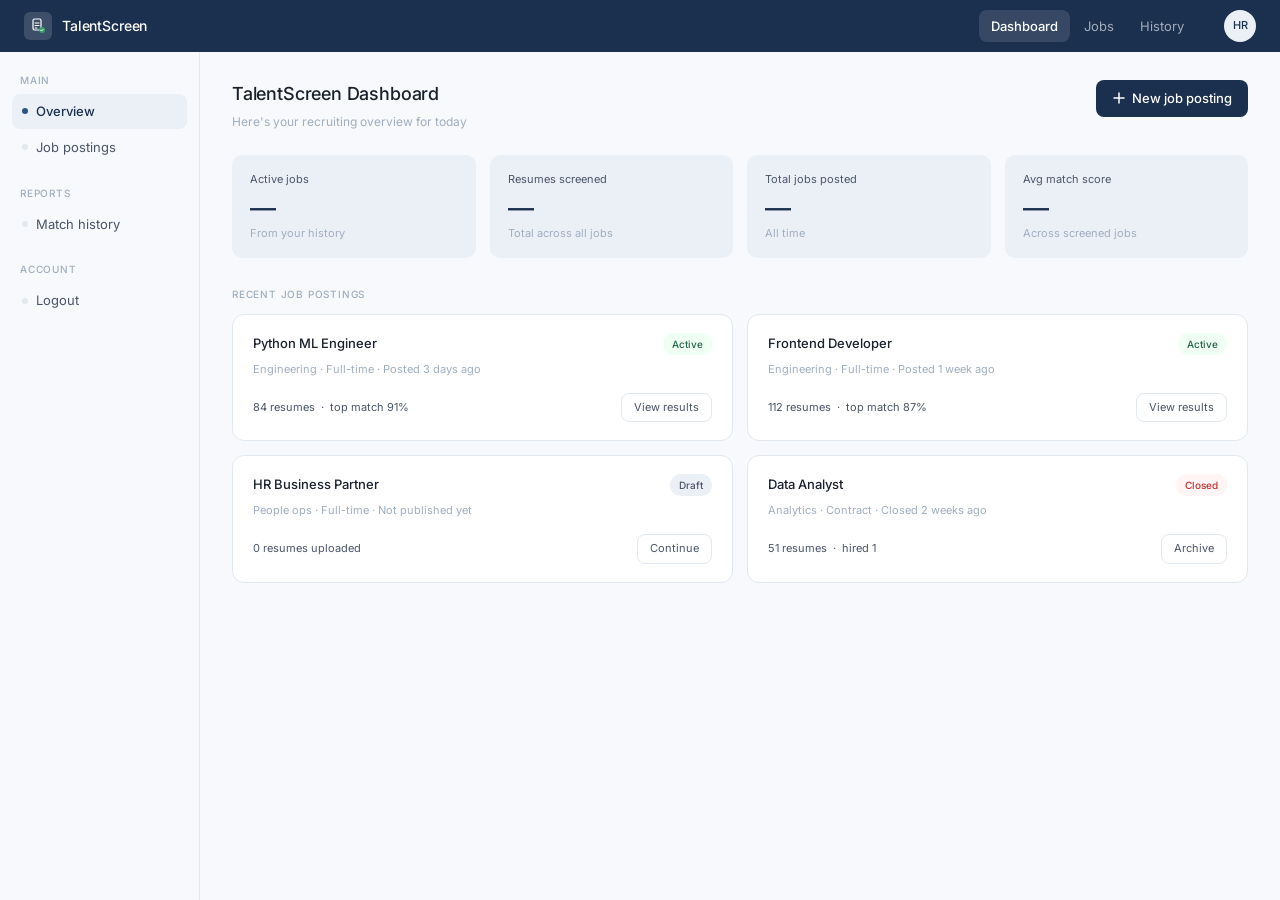
<file: Frontend/index.html>
<!DOCTYPE html>
<html lang="en">
<head>
  <meta charset="UTF-8">
  <meta name="viewport" content="width=device-width, initial-scale=1.0">
  <title>TalentScreen — Dashboard</title>
  <link rel="stylesheet" href="styles/main.css">
</head>
<body>

<div class="app-wrapper">

  
  <nav class="navbar">
    <div class="navbar-logo">
      <div class="navbar-logo-icon">
        
        <svg viewBox="0 0 16 16" fill="none" xmlns="http://www.w3.org/2000/svg">
          <rect x="3" y="1" width="8" height="11" rx="1.5" stroke="white" stroke-width="1.2"/>
          <path d="M5 5h4M5 7.5h4M5 10h2" stroke="white" stroke-width="1" stroke-linecap="round"/>
          <circle cx="12" cy="12" r="3" fill="#38A169"/>
          <path d="M10.5 12l1 1 1.5-1.5" stroke="white" stroke-width="1" stroke-linecap="round" stroke-linejoin="round"/>
        </svg>
      </div>
      <span class="navbar-logo-text">TalentScreen</span>
    </div>

    <div class="navbar-links">
      <a href="index.html"      class="navbar-link active">Dashboard</a>
      <a href="new-job.html"    class="navbar-link">Jobs</a>
      <a href="history.html"    class="navbar-link">History</a>

    </div>

    
    <div class="navbar-avatar" id="avatarBtn" onclick="toggleDropdown()">
      <span id="avatarInitials">HR</span>
      <div class="avatar-dropdown" id="avatarDropdown">
        <div class="avatar-dd-header">
          <div class="avatar-dd-name" id="ddName">HR Admin</div>
          <div class="avatar-dd-email" id="ddEmail">Loading...</div>
        </div>
        <div class="avatar-dd-item danger" onclick="logout(event)">
          <svg width="14" height="14" viewBox="0 0 14 14" fill="none">
            <path d="M5 2H3a1 1 0 00-1 1v8a1 1 0 001 1h2M10 10l3-3-3-3M13 7H5" stroke="currentColor" stroke-width="1.3" stroke-linecap="round" stroke-linejoin="round"/>
          </svg>
          Logout
        </div>
      </div>
    </div>
  </nav>

  
  <div class="main-layout">

    
    <aside class="sidebar">
      <p class="sidebar-section-label">Main</p>

      <a href="index.html" class="sidebar-item active">
        <span class="sidebar-dot"></span>
        Overview
      </a>
      <a href="new-job.html" class="sidebar-item">
        <span class="sidebar-dot"></span>
        Job postings
      </a>

      <p class="sidebar-section-label">Reports</p>

      <a href="history.html" class="sidebar-item">
        <span class="sidebar-dot"></span>
        Match history
      </a>

      <p class="sidebar-section-label">Account</p>


      <a href="#" class="sidebar-item" id="logoutBtn" onclick="logout(event)">
        <span class="sidebar-dot"></span>
        Logout
      </a>
    </aside>

    
    <main class="content">

      
      <div class="page-header">
        <div>
          <h1 class="page-title">TalentScreen Dashboard</h1>
          <p class="page-subtitle">Here's your recruiting overview for today</p>
        </div>
        <a href="new-job.html" class="btn btn-primary">
          <svg width="14" height="14" viewBox="0 0 14 14" fill="none">
            <path d="M7 2v10M2 7h10" stroke="white" stroke-width="1.5" stroke-linecap="round"/>
          </svg>
          New job posting
        </a>
      </div>

      
      <div class="metrics-grid">
        <div class="metric-card">
          <p class="metric-label">Active jobs</p>
          <p class="metric-value" id="metricJobs">—</p>
          <p class="metric-sub">From your history</p>
        </div>
        <div class="metric-card">
          <p class="metric-label">Resumes screened</p>
          <p class="metric-value" id="metricResumes">—</p>
          <p class="metric-sub">Total across all jobs</p>
        </div>
        <div class="metric-card">
          <p class="metric-label">Total jobs posted</p>
          <p class="metric-value" id="metricTotal">—</p>
          <p class="metric-sub">All time</p>
        </div>
        <div class="metric-card">
          <p class="metric-label">Avg match score</p>
          <p class="metric-value" id="metricAvg">—</p>
          <p class="metric-sub">Across screened jobs</p>
        </div>
      </div>

      
      <p class="section-label">Recent job postings</p>

      <div class="jobs-grid" id="jobsGrid">

        
        <div class="job-card">
          <div class="job-card-top">
            <span class="job-title">Python ML Engineer</span>
            <span class="badge badge-active">Active</span>
          </div>
          <p class="job-meta">Engineering · Full-time · Posted 3 days ago</p>
          <div class="job-footer">
            <span class="job-stat">84 resumes &nbsp;·&nbsp; top match 91%</span>
            <a href="results.html" class="btn btn-sm">View results</a>
          </div>
        </div>

        
        <div class="job-card">
          <div class="job-card-top">
            <span class="job-title">Frontend Developer</span>
            <span class="badge badge-active">Active</span>
          </div>
          <p class="job-meta">Engineering · Full-time · Posted 1 week ago</p>
          <div class="job-footer">
            <span class="job-stat">112 resumes &nbsp;·&nbsp; top match 87%</span>
            <a href="results.html" class="btn btn-sm">View results</a>
          </div>
        </div>

        
        <div class="job-card">
          <div class="job-card-top">
            <span class="job-title">HR Business Partner</span>
            <span class="badge badge-draft">Draft</span>
          </div>
          <p class="job-meta">People ops · Full-time · Not published yet</p>
          <div class="job-footer">
            <span class="job-stat">0 resumes uploaded</span>
            <a href="new-job.html" class="btn btn-sm">Continue</a>
          </div>
        </div>

        
        <div class="job-card">
          <div class="job-card-top">
            <span class="job-title">Data Analyst</span>
            <span class="badge badge-closed">Closed</span>
          </div>
          <p class="job-meta">Analytics · Contract · Closed 2 weeks ago</p>
          <div class="job-footer">
            <span class="job-stat">51 resumes &nbsp;·&nbsp; hired 1</span>
            <a href="#" class="btn btn-sm">Archive</a>
          </div>
        </div>

      </div>
      

    </main>
  </div>
</div>

<script>
  const BACKEND = 'http://127.0.0.1:5000';

  
  fetch(`${BACKEND}/api/me`, { credentials: 'include' })
    .then(r => { if (!r.ok) window.location.href = 'login.html'; })
    .catch(() => { window.location.href = 'login.html'; });

  async function loadDashboard() {
    try {
      const resp = await fetch(`${BACKEND}/api/history`, { credentials: 'include' });
      const jobs = await resp.json();

      const totalJobs    = jobs.length;
      const totalResumes = jobs.reduce((s, j) => s + (j.resume_count || 0), 0);
      const scored       = jobs.filter(j => j.top_score != null);
      const avgScore     = scored.length
        ? Math.round(scored.reduce((s, j) => s + j.top_score, 0) / scored.length)
        : 0;
      const activeJobs   = jobs.filter(j => (j.status || 'active') === 'active').length;

      document.getElementById('metricJobs').textContent    = activeJobs;
      document.getElementById('metricResumes').textContent = totalResumes;
      document.getElementById('metricTotal').textContent   = totalJobs;
      document.getElementById('metricAvg').textContent     = scored.length ? avgScore + '%' : '—';

      const grid = document.getElementById('jobsGrid');
      if (!jobs.length) {
        grid.innerHTML = '<p style="color:var(--text-muted); padding:16px;">No jobs yet. Create your first job posting!</p>';
        return;
      }

      grid.innerHTML = jobs.slice(0, 6).map(job => {
        const date       = new Date(job.created_at).toLocaleDateString('en-IN', { day: 'numeric', month: 'short', year: 'numeric' });
        const topScore   = job.top_score != null ? ` &nbsp;·&nbsp; top match ${job.top_score}%` : '';
        const status     = job.status || 'active';
        const badgeClass = status === 'active' ? 'badge-active' : status === 'draft' ? 'badge-draft' : 'badge-closed';
        const viewLink   = job.resume_count > 0
          ? `<a href="results.html?job_id=${job._id}" class="btn btn-sm">View results</a>`
          : `<a href="upload.html?job_id=${job._id}" class="btn btn-sm">Upload resumes</a>`;
        return `
          <div class="job-card">
            <div class="job-card-top">
              <span class="job-title">${job.job_title}</span>
              <span class="badge ${badgeClass}">${status.charAt(0).toUpperCase() + status.slice(1)}</span>
            </div>
            <p class="job-meta">Posted ${date}</p>
            <div class="job-footer">
              <span class="job-stat">${job.resume_count || 0} resumes${topScore}</span>
              ${viewLink}
            </div>
          </div>`;
      }).join('');

    } catch (err) {
      document.getElementById('jobsGrid').innerHTML =
        '<p style="color:red; padding:16px;">Cannot reach server. Is app.py running?</p>';
    }
  }
  loadDashboard();

  
  const BACKEND = 'http://127.0.0.1:5000';

  
  fetch(`${BACKEND}/api/me`, { credentials: 'include' })
    .then(r => r.json())
    .then(data => {
      if (data.name) {
        const initials = data.name.split(' ').map(w => w[0]).join('').toUpperCase().slice(0,2);
        document.getElementById('avatarInitials').textContent = initials;
        document.getElementById('ddName').textContent  = data.name;
        document.getElementById('ddEmail').textContent = data.email;
      } else {
        window.location.href = 'login.html';
      }
    })
    .catch(() => { window.location.href = 'login.html'; });

  function toggleDropdown() {
    document.getElementById('avatarDropdown').classList.toggle('open');
  }

  
  document.addEventListener('click', function(e) {
    const btn = document.getElementById('avatarBtn');
    if (!btn.contains(e.target)) {
      document.getElementById('avatarDropdown').classList.remove('open');
    }
  });

  
  async function logout(e) {
    e.preventDefault();
    e.stopPropagation();
    try {
      await fetch(`${BACKEND}/logout`, { credentials: 'include' });
    } catch (_) {}
    window.location.href = 'login.html';
  }
</script>

</body>
</html>
</file>
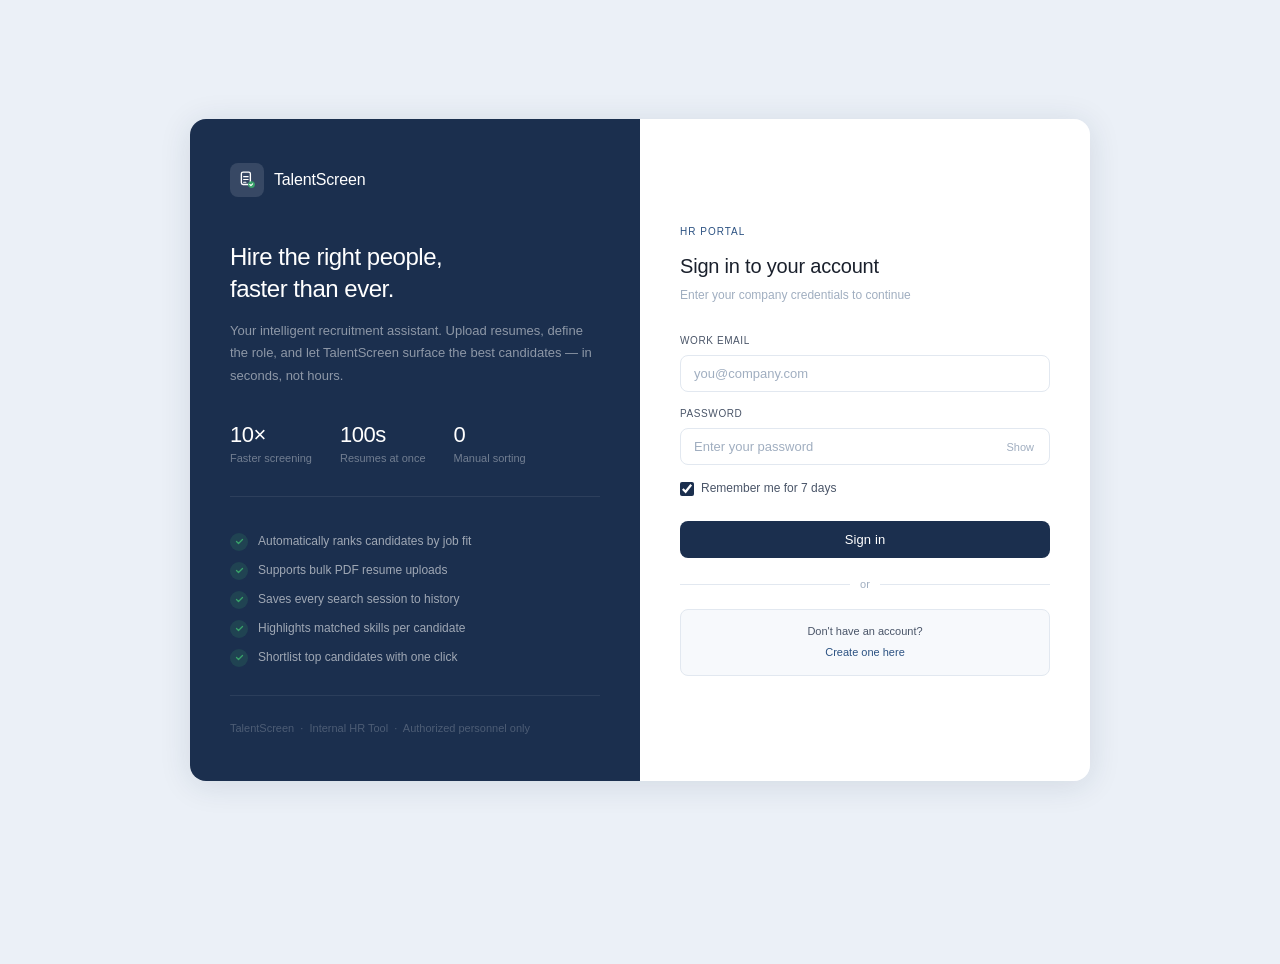
<file: Frontend/candidate.html>
<!DOCTYPE html>
<html lang="en">
<head>
  <meta charset="UTF-8">
  <meta name="viewport" content="width=device-width, initial-scale=1.0">
  <title>TalentScreen — Candidate Detail</title>
  <link rel="stylesheet" href="styles/main.css">
</head>
<body>

<div class="app-wrapper">

  <nav class="navbar">
    <div class="navbar-logo">
      <div class="navbar-logo-icon">
        <svg viewBox="0 0 16 16" fill="none">
          <rect x="3" y="1" width="8" height="11" rx="1.5" stroke="white" stroke-width="1.2"/>
          <path d="M5 5h4M5 7.5h4M5 10h2" stroke="white" stroke-width="1" stroke-linecap="round"/>
          <circle cx="12" cy="12" r="3" fill="#38A169"/>
          <path d="M10.5 12l1 1 1.5-1.5" stroke="white" stroke-width="1" stroke-linecap="round" stroke-linejoin="round"/>
        </svg>
      </div>
      <span class="navbar-logo-text">TalentScreen</span>
    </div>
    <div class="navbar-links">
      <a href="index.html"   class="navbar-link">Dashboard</a>
      <a href="new-job.html" class="navbar-link active">Jobs</a>
      <a href="history.html" class="navbar-link">History</a>
    </div>
    <div class="navbar-avatar">HR</div>
  </nav>

  <div class="main-layout">

    
    <aside class="sidebar">
      <a id="backLink" href="results.html" class="text-muted text-small" style="display: flex; align-items: center; gap: 4px; padding: 4px 0; margin-bottom: 8px;">
        <svg width="12" height="12" viewBox="0 0 12 12" fill="none">
          <path d="M8 2L4 6l4 4" stroke="#A0AEC0" stroke-width="1.3" stroke-linecap="round" stroke-linejoin="round"/>
        </svg>
        Back to results
      </a>

      <hr class="divider">
      <p class="sidebar-section-label">All candidates</p>
      <div id="sidebarCandidates">
        <p class="text-muted text-small" style="padding:4px 0;">Loading…</p>
      </div>
    </aside>

    <main class="content">

      
      <div class="page-header">
        <div class="flex-center gap-12">
          <div class="avatar" id="avatarInitials">?</div>
          <div>
            <h1 class="page-title" id="candidateName">Loading…</h1>
            <p class="page-subtitle" id="candidateMeta">—</p>
          </div>
        </div>
        <span class="badge" id="scoreBadge" style="font-size: 12px; padding: 5px 14px;">—</span>
      </div>

      
      <div class="two-col">

        
        <div>
          <div class="card mb-16">
            <p class="card-title">Match breakdown</p>
            <div class="detail-row">
              <span class="detail-key">Overall score</span>
              <span class="detail-val text-success" id="detailScore">—</span>
            </div>
            <div class="detail-row">
              <span class="detail-key">Verdict</span>
              <span class="detail-val" id="detailVerdict">—</span>
            </div>
            <div class="detail-row">
              <span class="detail-key">Match level</span>
              <span class="detail-val" id="detailLevel">—</span>
            </div>
            <div class="detail-row">
              <span class="detail-key">Algorithm used</span>
              <span class="detail-val">Sentence Transformers + Keyword Precision</span>
            </div>
            <div class="detail-row">
              <span class="detail-key">Rank</span>
              <span class="detail-val" id="detailRank">—</span>
            </div>
          </div>
        </div>

        
        <div>
          <div class="card mb-16">
            <p class="card-title">Resume preview</p>
            <div id="resumePreview" style="background: var(--page-bg); border-radius: var(--radius-md); padding: 14px; font-size: 12px; color: var(--text-secondary); line-height: 1.8; min-height: 160px; white-space: pre-wrap;">
              Loading…
            </div>
          </div>

          <div class="flex-center gap-12">
            <button class="btn btn-outline" style="flex: 1;" onclick="window.history.back()">
              ← Back
            </button>
          </div>
        </div>

      </div>

    </main>
  </div>
</div>

<script>
  const BACKEND     = 'http://127.0.0.1:5000';
  const params      = new URLSearchParams(window.location.search);
  const candidateId = params.get('candidate_id');
  const jobId       = params.get('job_id');

  
  fetch(`${BACKEND}/api/me`, { credentials: 'include' })
    .then(r => { if (!r.ok) window.location.href = 'login.html'; })
    .catch(() => { window.location.href = 'login.html'; });

  
  if (jobId) {
    document.getElementById('backLink').href = `results.html?job_id=${jobId}`;
  }

  async function loadCandidate() {
    if (!candidateId) {
      document.getElementById('candidateName').textContent = 'No candidate selected';
      return;
    }

    try {
      
      const resp = await fetch(`${BACKEND}/api/candidates/${candidateId}`, { credentials: 'include' });
      const c    = await resp.json();

      if (c.error) {
        document.getElementById('candidateName').textContent = c.error;
        return;
      }

      
      const cleanName = c.resume.replace(/\.pdf$/i, '').replace(/[_\-]/g, ' ');
      const words    = cleanName.split(/\s+/);
      const initials = words.slice(0, 2).map(w => w[0]?.toUpperCase() || '').join('');
      document.getElementById('avatarInitials').textContent = initials || '?';

      document.getElementById('candidateName').textContent = cleanName;
      document.getElementById('candidateMeta').textContent = `${cleanName} · Rank #${c.rank}`;

      const levelColors = { high: 'badge-high', medium: 'badge-medium', low: 'badge-low' };
      const badge = document.getElementById('scoreBadge');
      badge.textContent = `${c.score}% match`;
      badge.className   = `badge ${levelColors[c.level] || ''}`;
      badge.style.cssText = 'font-size:12px; padding:5px 14px;';

      document.getElementById('detailScore').textContent   = `${c.score}%`;
      document.getElementById('detailVerdict').textContent = c.verdict;
      document.getElementById('detailLevel').textContent   = c.level.charAt(0).toUpperCase() + c.level.slice(1);
      document.getElementById('detailRank').textContent    = `#${c.rank}`;
      document.getElementById('resumePreview').textContent = c.raw_text
        ? c.raw_text.substring(0, 1500) + (c.raw_text.length > 1500 ? '\n\n[preview limited to 1500 chars]' : '')
        : 'No resume text available.';

    } catch (err) {
      document.getElementById('candidateName').textContent = 'Cannot reach server. Is backend.py running?';
    }
  }

  async function loadSidebar() {
    if (!jobId) return;
    try {
      const resp = await fetch(`${BACKEND}/api/jobs/${jobId}/results`, { credentials: 'include' });
      const data = await resp.json();
      const candidates = data.candidates || [];

      document.getElementById('sidebarCandidates').innerHTML = candidates.map(c => {
        const isActive = c._id === candidateId ? 'active' : '';
        return `<a href="candidate.html?candidate_id=${c._id}&job_id=${jobId}" class="sidebar-item ${isActive}">
          <span class="sidebar-dot" style="background:${c.level==='high'?'#38A169':c.level==='medium'?'#D69E2E':'#CBD5E0'};"></span>
          ${c.resume.replace('.pdf','')} · ${c.score}%
        </a>`;
      }).join('');
    } catch(e) {}
  }

  loadCandidate();
  loadSidebar();
</script>

</body>
</html>
</file>
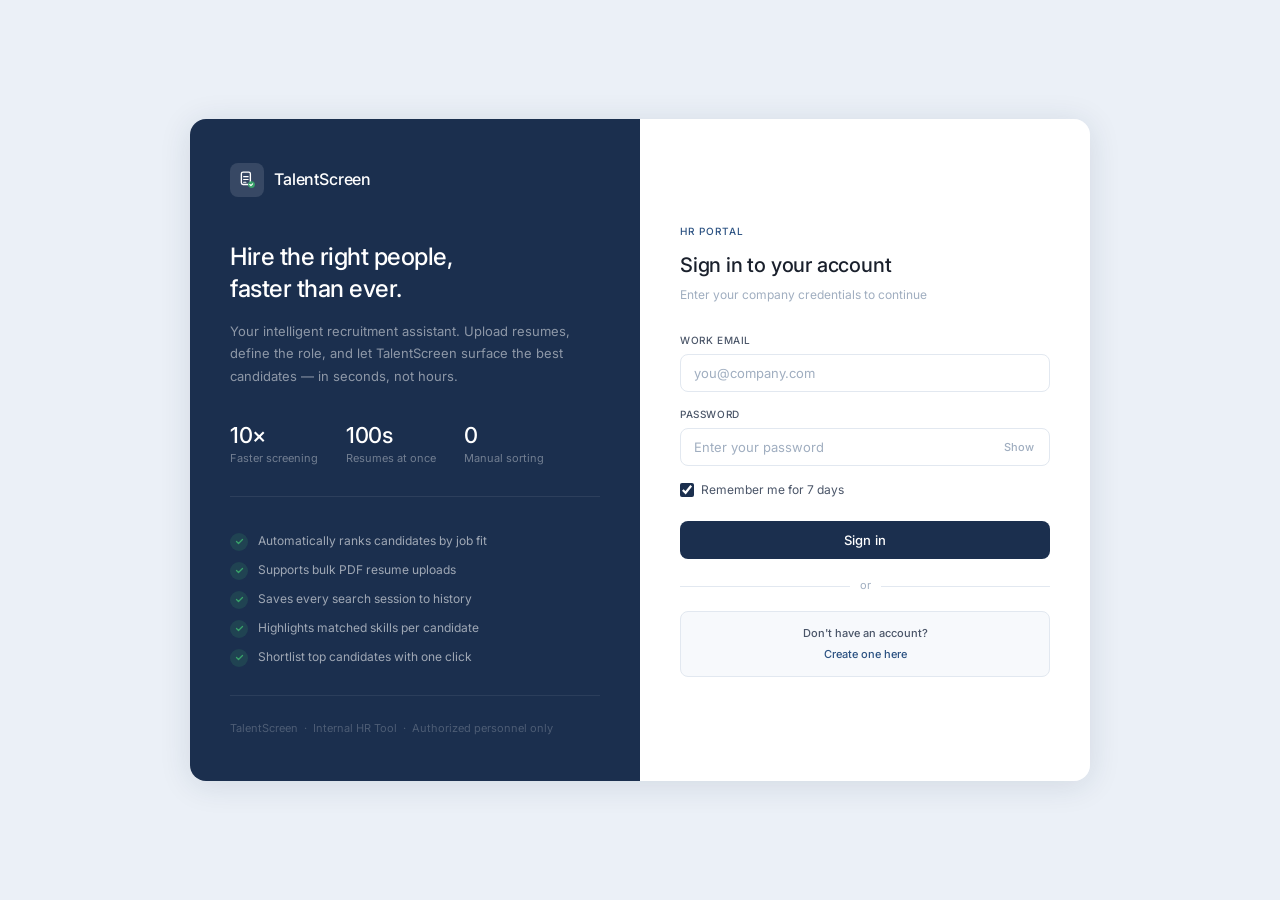
<file: Frontend/history.html>
<!DOCTYPE html>
<html lang="en">
<head>
  <meta charset="UTF-8">
  <meta name="viewport" content="width=device-width, initial-scale=1.0">
  <title>TalentScreen — History</title>
  <link rel="stylesheet" href="styles/main.css">
</head>
<body>

<div class="app-wrapper">

  <nav class="navbar">
    <div class="navbar-logo">
      <div class="navbar-logo-icon">
        <svg viewBox="0 0 16 16" fill="none">
          <rect x="3" y="1" width="8" height="11" rx="1.5" stroke="white" stroke-width="1.2"/>
          <path d="M5 5h4M5 7.5h4M5 10h2" stroke="white" stroke-width="1" stroke-linecap="round"/>
          <circle cx="12" cy="12" r="3" fill="#38A169"/>
          <path d="M10.5 12l1 1 1.5-1.5" stroke="white" stroke-width="1" stroke-linecap="round" stroke-linejoin="round"/>
        </svg>
      </div>
      <span class="navbar-logo-text">TalentScreen</span>
    </div>
    <div class="navbar-links">
      <a href="index.html"   class="navbar-link">Dashboard</a>
      <a href="new-job.html" class="navbar-link">Jobs</a>
      <a href="history.html" class="navbar-link active">History</a>
    </div>
    <div class="navbar-avatar" id="avatarBtn">HR</div>
  </nav>

  <div class="main-layout">

    <aside class="sidebar">
      <p class="sidebar-section-label">Time range</p>
      <a href="#" class="sidebar-item active" onclick="setFilter('time','all',this)"><span class="sidebar-dot"></span> All time</a>
      <a href="#" class="sidebar-item" onclick="setFilter('time','month',this)"><span class="sidebar-dot"></span> This month</a>
      <a href="#" class="sidebar-item" onclick="setFilter('time','week',this)"><span class="sidebar-dot"></span> This week</a>

      <p class="sidebar-section-label">Status</p>
      <a href="#" class="sidebar-item active" onclick="setFilter('status','all',this)"><span class="sidebar-dot"></span> All</a>
      <a href="#" class="sidebar-item" onclick="setFilter('status','active',this)">
        <span class="sidebar-dot" style="background: #38A169;"></span> Active
      </a>
      <a href="#" class="sidebar-item" onclick="setFilter('status','closed',this)">
        <span class="sidebar-dot" style="background: #CBD5E0;"></span> Closed
      </a>
    </aside>

    <main class="content">

      <div class="page-header">
        <div>
          <h1 class="page-title">Search history</h1>
          <p class="page-subtitle">All past screening sessions saved to your account</p>
        </div>
        <input
          class="form-input"
          type="text"
          placeholder="Search by job title…"
          style="width: 220px;"
          oninput="filterHistory(this.value)"
        >
      </div>

      <div class="table-wrap">
        <table>
          <thead>
            <tr>
              <th>Job title</th>
              <th>Date</th>
              <th>Resumes</th>
              <th>Top match</th>
              <th>Status</th>
              <th></th>
            </tr>
          </thead>
          <tbody id="historyBody">
            <tr><td colspan="6" style="text-align:center; padding:32px; color:var(--text-muted);">Loading…</td></tr>
          </tbody>
        </table>
      </div>

      <p class="table-footnote">Screening sessions stored in MongoDB &nbsp;·&nbsp; TalentScreen</p>

    </main>
  </div>
</div>

<script>
  const BACKEND = 'http://127.0.0.1:5000';

  
  fetch(`${BACKEND}/api/me`, { credentials: 'include' })
    .then(r => { if (!r.ok) window.location.href = 'login.html'; })
    .catch(() => { window.location.href = 'login.html'; });

  let allRows = [];  

  async function loadHistory() {
    try {
      const resp = await fetch(`${BACKEND}/api/history`, { credentials: 'include' });
      const jobs = await resp.json();
      allRows = jobs;
      renderHistory(jobs);
    } catch (err) {
      document.getElementById('historyBody').innerHTML =
        '<tr><td colspan="6" style="text-align:center;color:red;">Cannot reach server. Is app.py running?</td></tr>';
    }
  }

  function renderHistory(jobs) {
    const tbody = document.getElementById('historyBody');
    if (!jobs.length) {
      tbody.innerHTML = '<tr><td colspan="6" style="text-align:center; padding:32px; color:var(--text-muted);">No screening sessions yet. Create a job and upload resumes!</td></tr>';
      return;
    }

    tbody.innerHTML = jobs.map(job => {
      const date      = new Date(job.created_at).toLocaleDateString('en-IN', {
        day: 'numeric', month: 'short', year: 'numeric'
      });
      const topScore  = job.top_score != null ? job.top_score + '%' : '—';
      const status    = job.status || 'active';
      const badgeClass = status === 'active' ? 'badge-active' : 'badge-closed';

      return `
        <tr data-title="${job.job_title.toLowerCase()}">
          <td><span class="td-name">${job.job_title}</span></td>
          <td class="text-muted text-small">${date}</td>
          <td>${job.resume_count || 0}</td>
          <td style="color: var(--success-dark); font-weight: 500; font-size: 12px;">${topScore}</td>
          <td><span class="badge ${badgeClass}">${status.charAt(0).toUpperCase() + status.slice(1)}</span></td>
          <td><a href="results.html?job_id=${job._id}" class="btn btn-sm">View</a></td>
        </tr>
      `;
    }).join('');
  }

  
  let activeTime   = 'all';
  let activeStatus = 'all';

  function setFilter(type, value, el) {
    
    const label = type === 'time' ? 'Time range' : 'Status';
    document.querySelectorAll('.sidebar-item').forEach(a => {
      if (a.getAttribute('onclick') && a.getAttribute('onclick').includes(`'${type}'`)) {
        a.classList.remove('active');
      }
    });
    el.classList.add('active');

    if (type === 'time')   activeTime   = value;
    if (type === 'status') activeStatus = value;

    applyFilters();
    return false;
  }

  function applyFilters() {
    const now   = new Date();
    let filtered = allRows;

    
    if (activeTime === 'month') {
      filtered = filtered.filter(j => {
        const d = new Date(j.created_at);
        return d.getMonth() === now.getMonth() && d.getFullYear() === now.getFullYear();
      });
    } else if (activeTime === 'week') {
      const weekAgo = new Date(now - 7 * 24 * 60 * 60 * 1000);
      filtered = filtered.filter(j => new Date(j.created_at) >= weekAgo);
    }

    
    if (activeStatus !== 'all') {
      filtered = filtered.filter(j => (j.status || 'active') === activeStatus);
    }

    renderHistory(filtered);
  }


  function filterHistory(query) {
    const q = query.toLowerCase();
    activeTime   = 'all';
    activeStatus = 'all';
    const filtered = allRows.filter(j => j.job_title.toLowerCase().includes(q));
    renderHistory(filtered);
  }

  loadHistory();
</script>

</body>
</html>
</file>
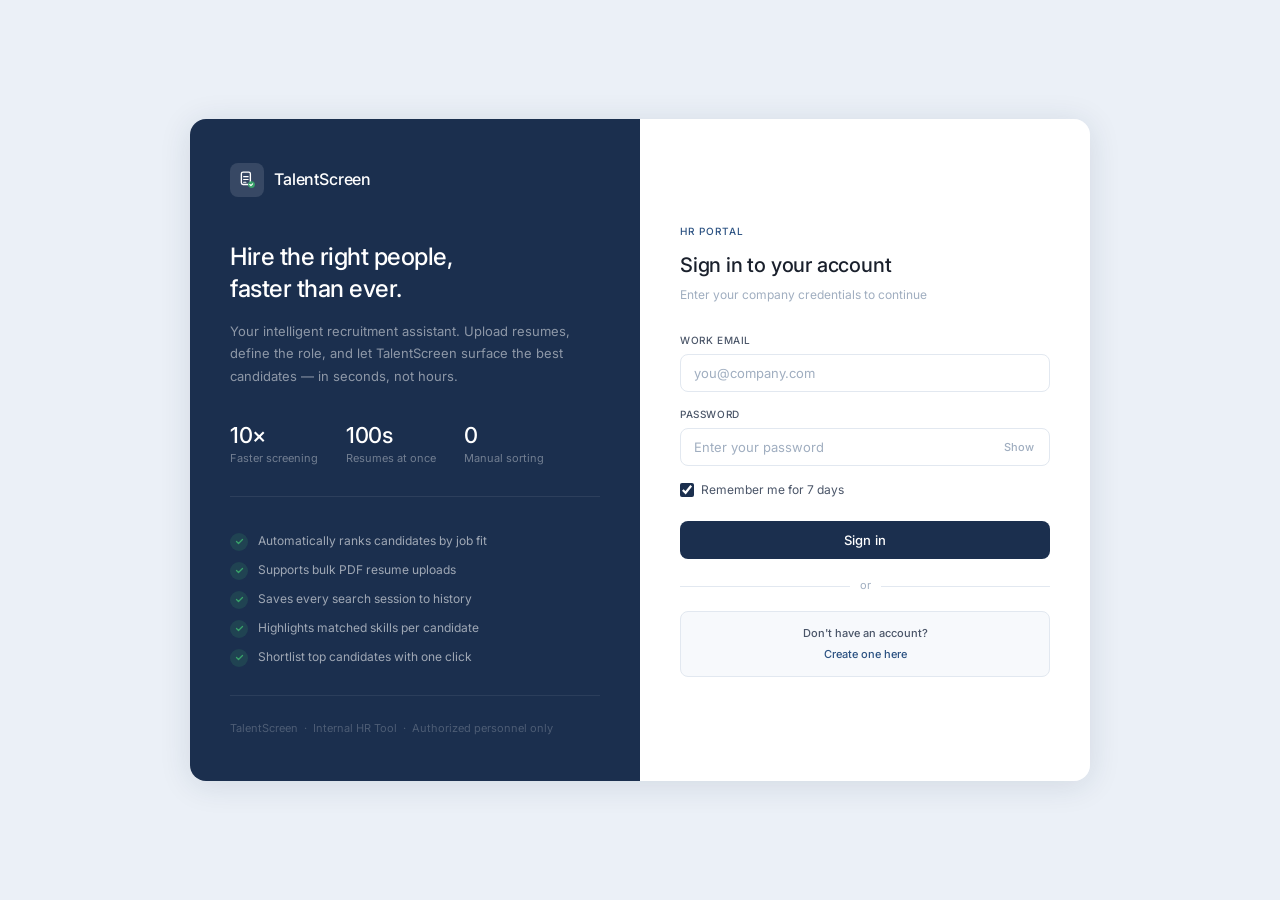
<file: Frontend/login.html>
<!DOCTYPE html>
<html lang="en">

<head>
  <meta charset="UTF-8">
  <meta name="viewport" content="width=device-width, initial-scale=1.0">
  <title>TalentScreen — Sign In</title>
  <link rel="stylesheet" href="styles/main.css">
  <style>
    

    body {
      display: flex;
      align-items: center;
      justify-content: center;
      min-height: 100vh;
      background: #EBF0F7;
      padding: 24px;
      cursor: default;
      user-select: none;
      -webkit-user-select: none;
    }

    .login-wrapper {
      display: grid;
      grid-template-columns: 1fr 1fr;
      width: 100%;
      max-width: 900px;
      min-height: 540px;
      border-radius: 16px;
      overflow: hidden;
      box-shadow: 0 4px 32px rgba(27, 47, 78, 0.12);
    }

    
    .left-panel {
      background: var(--navy);
      padding: 44px 40px;
      display: flex;
      flex-direction: column;
      justify-content: space-between;
    }

    .brand {
      display: flex;
      align-items: center;
      gap: 10px;
      margin-bottom: 44px;
    }

    .brand-icon {
      width: 34px;
      height: 34px;
      border-radius: 8px;
      background: rgba(255, 255, 255, 0.12);
      display: flex;
      align-items: center;
      justify-content: center;
      flex-shrink: 0;
    }

    .brand-name {
      font-size: 16px;
      font-weight: 500;
      color: #fff;
      letter-spacing: -0.01em;
    }

    .left-headline {
      font-size: 24px;
      font-weight: 500;
      color: #fff;
      line-height: 1.35;
      margin-bottom: 14px;
      letter-spacing: -0.02em;
    }

    .left-sub {
      font-size: 13px;
      color: rgba(255, 255, 255, 0.5);
      line-height: 1.75;
      margin-bottom: 36px;
    }

    .stat-row {
      display: flex;
      gap: 28px;
      margin-bottom: 36px;
      padding-bottom: 28px;
      border-bottom: 0.5px solid rgba(255, 255, 255, 0.08);
    }

    .stat-num {
      font-size: 22px;
      font-weight: 500;
      color: #fff;
      letter-spacing: -0.02em;
      line-height: 1;
      margin-bottom: 4px;
    }

    .stat-label {
      font-size: 11px;
      color: rgba(255, 255, 255, 0.38);
    }

    .features {
      display: flex;
      flex-direction: column;
      gap: 11px;
    }

    .feat-item {
      display: flex;
      align-items: center;
      gap: 10px;
    }

    .feat-check {
      width: 18px;
      height: 18px;
      border-radius: 50%;
      background: rgba(56, 161, 105, 0.18);
      display: flex;
      align-items: center;
      justify-content: center;
      flex-shrink: 0;
    }

    .feat-text {
      font-size: 12px;
      color: rgba(255, 255, 255, 0.58);
      line-height: 1.4;
    }

    .left-footer {
      font-size: 11px;
      color: rgba(255, 255, 255, 0.22);
      padding-top: 24px;
      margin-top: 28px;
      border-top: 0.5px solid rgba(255, 255, 255, 0.07);
    }

    
    .right-panel {
      background: #fff;
      padding: 44px 40px;
      display: flex;
      flex-direction: column;
      justify-content: center;
    }

    .form-eyebrow {
      font-size: 10px;
      font-weight: 500;
      text-transform: uppercase;
      letter-spacing: 0.1em;
      color: var(--blue);
      margin-bottom: 10px;
    }

    .form-title {
      font-size: 20px;
      font-weight: 500;
      color: var(--text-primary);
      margin-bottom: 4px;
      letter-spacing: -0.01em;
    }

    .form-sub {
      font-size: 12px;
      color: var(--text-muted);
      margin-bottom: 28px;
    }

    
    .error-box {
      display: flex;
      align-items: center;
      gap: 8px;
      background: var(--danger-light);
      border: 0.5px solid #FED7D7;
      border-radius: var(--radius-md);
      padding: 10px 14px;
      font-size: 12px;
      color: var(--danger-dark);
      margin-bottom: 16px;
    }

    .login-form-group {
      margin-bottom: 14px;
    }

    .login-label {
      display: block;
      font-size: 10px;
      font-weight: 500;
      text-transform: uppercase;
      letter-spacing: 0.06em;
      color: var(--text-secondary);
      margin-bottom: 6px;
    }

    .login-input {
      width: 100%;
      padding: 10px 13px;
      font-size: 13px;
      font-family: 'Inter', sans-serif;
      color: var(--text-primary);
      background: #fff;
      border: 0.5px solid var(--border);
      border-radius: var(--radius-md);
      outline: none;
      transition: border-color 0.15s, box-shadow 0.15s;
    }

    .login-input:focus {
      border-color: var(--blue);
      box-shadow: 0 0 0 3px rgba(44, 82, 130, 0.08);
    }

    .login-input::placeholder {
      color: var(--text-muted);
    }

    
    .pw-wrap {
      position: relative;
    }

    .pw-toggle {
      position: absolute;
      right: 12px;
      top: 50%;
      transform: translateY(-50%);
      background: none;
      border: none;
      cursor: pointer;
      font-size: 11px;
      font-weight: 500;
      font-family: 'Inter', sans-serif;
      color: var(--text-muted);
      padding: 2px 4px;
      transition: color 0.12s;
    }

    .pw-toggle:hover {
      color: var(--blue);
    }

    
    .options-row {
      display: flex;
      align-items: center;
      justify-content: space-between;
      margin-bottom: 22px;
      margin-top: 4px;
    }

    .remember-label {
      display: flex;
      align-items: center;
      gap: 7px;
      font-size: 12px;
      color: var(--text-secondary);
      cursor: pointer;
      user-select: none;
    }

    .remember-label input[type="checkbox"] {
      accent-color: var(--navy);
      width: 14px;
      height: 14px;
      cursor: pointer;
    }

    .forgot-link {
      font-size: 12px;
      color: var(--blue);
      cursor: pointer;
      transition: opacity 0.12s;
    }

    .forgot-link:hover {
      opacity: 0.75;
      text-decoration: underline;
    }

    
    .btn-signin {
      width: 100%;
      padding: 11px;
      background: var(--navy);
      color: #fff;
      border: none;
      border-radius: var(--radius-md);
      font-size: 13px;
      font-weight: 500;
      font-family: 'Inter', sans-serif;
      cursor: pointer;
      letter-spacing: 0.01em;
      transition: background 0.15s, transform 0.1s;
      margin-bottom: 18px;
    }

    .btn-signin:hover {
      background: var(--blue);
    }

    .btn-signin:active {
      transform: scale(0.99);
    }

    .btn-signin:disabled {
      opacity: 0.6;
      cursor: not-allowed;
    }

    
    .or-divider {
      display: flex;
      align-items: center;
      gap: 10px;
      margin-bottom: 16px;
    }

    .or-line {
      flex: 1;
      height: 0.5px;
      background: var(--border);
    }

    .or-text {
      font-size: 11px;
      color: var(--text-muted);
    }

    
    .no-signup {
      background: var(--page-bg);
      border: 0.5px solid var(--border);
      border-radius: var(--radius-md);
      padding: 12px 16px;
      font-size: 11px;
      color: var(--text-muted);
      text-align: center;
      line-height: 1.75;
    }

    .no-signup strong {
      font-weight: 500;
      color: var(--text-secondary);
      display: block;
      margin-bottom: 2px;
    }
  </style>
</head>

<body>

  <div class="login-wrapper">

   
    <div class="left-panel">

      <div>
        
        <div class="brand">
          <div class="brand-icon">
            <svg width="18" height="18" viewBox="0 0 16 16" fill="none">
              <rect x="3" y="1" width="8" height="11" rx="1.5" stroke="white" stroke-width="1.2" />
              <path d="M5 5h4M5 7.5h4M5 10h2" stroke="white" stroke-width="1" stroke-linecap="round" />
              <circle cx="12" cy="12" r="3" fill="#38A169" />
              <path d="M10.5 12l1 1 1.5-1.5" stroke="white" stroke-width="1" stroke-linecap="round"
                stroke-linejoin="round" />
            </svg>
          </div>
          <span class="brand-name">TalentScreen</span>
        </div>

        
        <h1 class="left-headline">Hire the right people,<br>faster than ever.</h1>
        <p class="left-sub">
          Your intelligent recruitment assistant. Upload resumes,
          define the role, and let TalentScreen surface the best
          candidates — in seconds, not hours.
        </p>

        
        <div class="stat-row">
          <div>
            <div class="stat-num">10×</div>
            <div class="stat-label">Faster screening</div>
          </div>
          <div>
            <div class="stat-num">100s</div>
            <div class="stat-label">Resumes at once</div>
          </div>
          <div>
            <div class="stat-num">0</div>
            <div class="stat-label">Manual sorting</div>
          </div>
        </div>

        
        <div class="features">
          <div class="feat-item">
            <div class="feat-check">
              <svg width="9" height="9" viewBox="0 0 9 9" fill="none">
                <path d="M1.5 4.5l2 2 4-4" stroke="#38A169" stroke-width="1.3" stroke-linecap="round"
                  stroke-linejoin="round" />
              </svg>
            </div>
            <span class="feat-text">Automatically ranks candidates by job fit</span>
          </div>
          <div class="feat-item">
            <div class="feat-check">
              <svg width="9" height="9" viewBox="0 0 9 9" fill="none">
                <path d="M1.5 4.5l2 2 4-4" stroke="#38A169" stroke-width="1.3" stroke-linecap="round"
                  stroke-linejoin="round" />
              </svg>
            </div>
            <span class="feat-text">Supports bulk PDF resume uploads</span>
          </div>
          <div class="feat-item">
            <div class="feat-check">
              <svg width="9" height="9" viewBox="0 0 9 9" fill="none">
                <path d="M1.5 4.5l2 2 4-4" stroke="#38A169" stroke-width="1.3" stroke-linecap="round"
                  stroke-linejoin="round" />
              </svg>
            </div>
            <span class="feat-text">Saves every search session to history</span>
          </div>
          <div class="feat-item">
            <div class="feat-check">
              <svg width="9" height="9" viewBox="0 0 9 9" fill="none">
                <path d="M1.5 4.5l2 2 4-4" stroke="#38A169" stroke-width="1.3" stroke-linecap="round"
                  stroke-linejoin="round" />
              </svg>
            </div>
            <span class="feat-text">Highlights matched skills per candidate</span>
          </div>
          <div class="feat-item">
            <div class="feat-check">
              <svg width="9" height="9" viewBox="0 0 9 9" fill="none">
                <path d="M1.5 4.5l2 2 4-4" stroke="#38A169" stroke-width="1.3" stroke-linecap="round"
                  stroke-linejoin="round" />
              </svg>
            </div>
            <span class="feat-text">Shortlist top candidates with one click</span>
          </div>
        </div>
      </div>

      <div class="left-footer">
        TalentScreen &nbsp;·&nbsp; Internal HR Tool &nbsp;·&nbsp; Authorized personnel only
      </div>
    </div>

  
    <div class="right-panel">

      <p class="form-eyebrow">HR Portal</p>
      <h2 class="form-title">Sign in to your account</h2>
      <p class="form-sub">Enter your company credentials to continue</p>

      <div class="error-box" id="errorBox" style="display: none;">
        <svg width="14" height="14" viewBox="0 0 14 14" fill="none">
          <circle cx="7" cy="7" r="6" stroke="#C53030" stroke-width="1.2" />
          <path d="M7 4v3M7 9.5v.5" stroke="#C53030" stroke-width="1.3" stroke-linecap="round" />
        </svg>
        <span id="errorMsg">Invalid email or password. Please try again.</span>
      </div>

      <form id="loginForm">

        <div class="login-form-group">
          <label class="login-label" for="email">Work email</label>
          <input class="login-input" type="email" id="email" name="email" placeholder="you@company.com" required
            autocomplete="email">
        </div>

        <div class="login-form-group">
          <label class="login-label" for="password">Password</label>
          <div class="pw-wrap">
            <input class="login-input" type="password" id="password" name="password" placeholder="Enter your password"
              required autocomplete="current-password" style="padding-right: 52px;">
            <button type="button" class="pw-toggle" id="pwToggle" onclick="togglePassword()">
              Show
            </button>
          </div>
        </div>

        <div class="options-row">
          <label class="remember-label">
            <input type="checkbox" id="rememberMe" name="remember" value="true" checked>
            Remember me for 7 days
          </label>
        </div>

        <button type="submit" class="btn-signin" id="signinBtn">Sign in</button>

      </form>

      <div class="or-divider">
        <div class="or-line"></div>
        <span class="or-text">or</span>
        <div class="or-line"></div>
      </div>

      <div class="no-signup">
        <strong>Don't have an account?</strong>
        <a href="register.html" style="color:var(--blue); font-weight:500; text-decoration:none;">
          Create one here
        </a>
      </div>

    </div>
 

  </div>
  

  <script>
    const BACKEND = 'http://127.0.0.1:5000';

    
    function togglePassword() {
      const field = document.getElementById('password');
      const toggle = document.getElementById('pwToggle');
      if (field.type === 'password') {
        field.type = 'text';
        toggle.textContent = 'Hide';
      } else {
        field.type = 'password';
        toggle.textContent = 'Show';
      }
    }

    function showError(msg) {
      const box = document.getElementById('errorBox');
      document.getElementById('errorMsg').textContent = msg;
      box.style.display = 'flex';
    }
    function hideError() {
      document.getElementById('errorBox').style.display = 'none';
    }

    document.getElementById('loginForm').addEventListener('submit', async function (e) {
      e.preventDefault();
      hideError();

      const btn = document.getElementById('signinBtn');
      const email = document.getElementById('email').value.trim();
      const password = document.getElementById('password').value;
      const remember = document.getElementById('rememberMe').checked;

      btn.textContent = 'Signing in…';
      btn.disabled = true;

      if (window.location.protocol === 'file:') {
        showError('Do not open this file directly. Open your browser and go to http://127.0.0.1:5000');
        btn.textContent = 'Sign in';
        btn.disabled = false;
        return;
      }

      try {
        const resp = await fetch(`${BACKEND}/login`, {
          method: 'POST',
          credentials: 'include',
          headers: { 'Content-Type': 'application/json' },
          body: JSON.stringify({ email, password, remember }),
        });

        const data = await resp.json();

        if (resp.ok && data.success) {
          btn.textContent = 'Redirecting…';
          window.location.href = 'index.html';  
        } else {
          showError(data.error || 'Login failed. Please try again.');
          btn.textContent = 'Sign in';
          btn.disabled = false;
        }

      } catch (err) {
        showError(`Fetch failed. Protocol: ${window.location.protocol}. Origin: ${window.location.origin}. Error: ${err.message}`);
        btn.textContent = 'Sign in';
        btn.disabled    = false;
      }
    });

    ['email', 'password'].forEach(id => {
      document.getElementById(id).addEventListener('input', hideError);
    });
  </script>

</body>

</html>
</file>
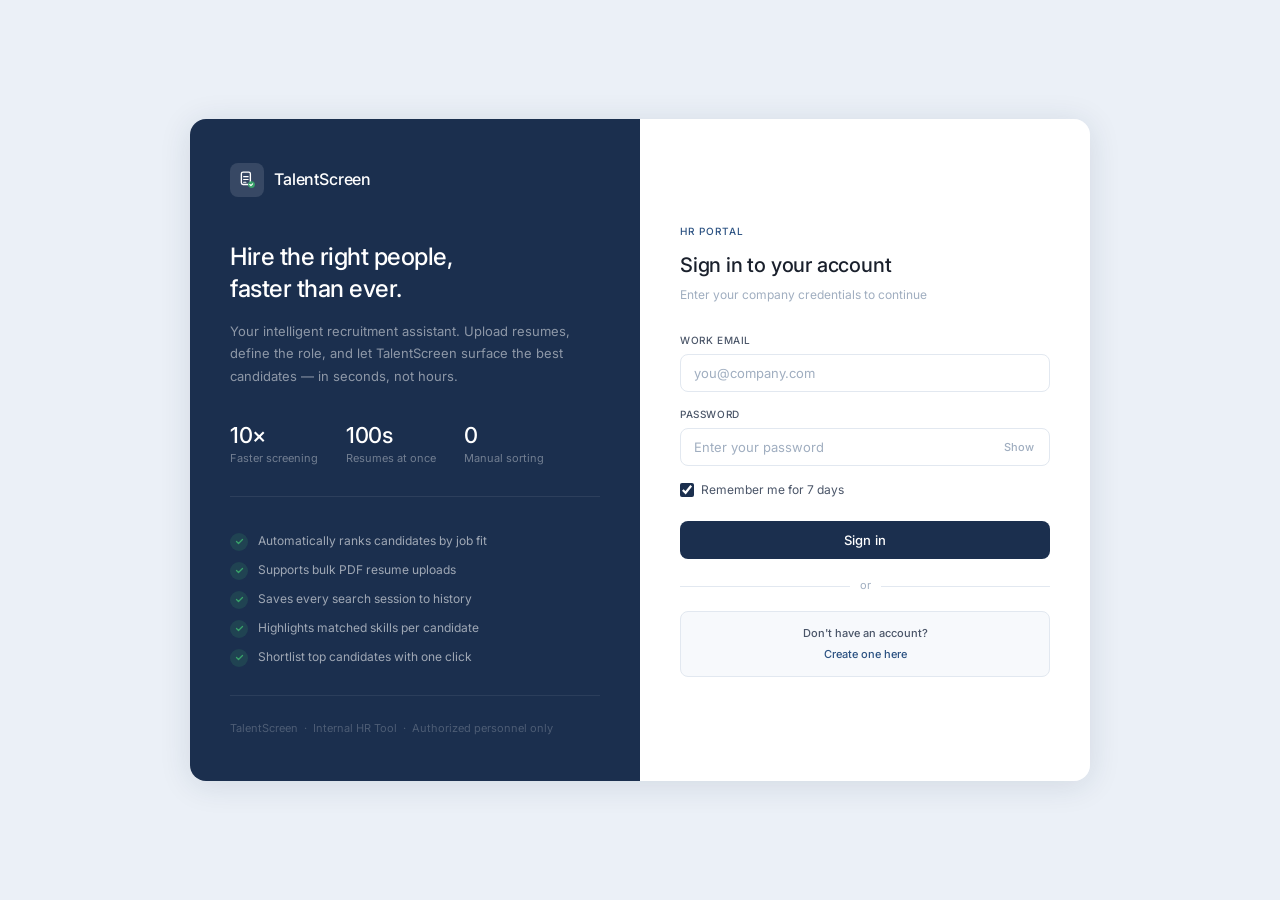
<file: Frontend/new-job.html>
<!DOCTYPE html>
<html lang="en">
<head>
  <meta charset="UTF-8">
  <meta name="viewport" content="width=device-width, initial-scale=1.0">
  <title>TalentScreen — New Job Posting</title>
  <link rel="stylesheet" href="styles/main.css">
</head>
<body>

<div class="app-wrapper">

  <nav class="navbar">
    <div class="navbar-logo">
      <div class="navbar-logo-icon">
        <svg viewBox="0 0 16 16" fill="none">
          <rect x="3" y="1" width="8" height="11" rx="1.5" stroke="white" stroke-width="1.2"/>
          <path d="M5 5h4M5 7.5h4M5 10h2" stroke="white" stroke-width="1" stroke-linecap="round"/>
          <circle cx="12" cy="12" r="3" fill="#38A169"/>
          <path d="M10.5 12l1 1 1.5-1.5" stroke="white" stroke-width="1" stroke-linecap="round" stroke-linejoin="round"/>
        </svg>
      </div>
      <span class="navbar-logo-text">TalentScreen</span>
    </div>
    <div class="navbar-links">
      <a href="index.html"   class="navbar-link">Dashboard</a>
      <a href="new-job.html" class="navbar-link active">Jobs</a>
      <a href="history.html" class="navbar-link">History</a>
    </div>
    <div class="navbar-avatar">HR</div>
  </nav>

  <div class="main-layout">

    
    <aside class="sidebar">
      <p class="sidebar-section-label">Steps</p>

      <div class="stepper">
        <div class="step-row">
          <div class="step-circle active">1</div>
          <span class="step-label active">Job details</span>
        </div>
        <div class="step-connector"></div>
        <div class="step-row">
          <div class="step-circle pending">2</div>
          <span class="step-label pending">Upload resumes</span>
        </div>
        <div class="step-connector"></div>
        <div class="step-row">
          <div class="step-circle pending">3</div>
          <span class="step-label pending">Review results</span>
        </div>
      </div>
    </aside>

    <main class="content">

      <div class="page-header">
        <div>
          <h1 class="page-title">Create new job posting</h1>
          <p class="page-subtitle">Define the role — the AI uses your job description to match resumes</p>
        </div>
      </div>

      
      <div id="errorMsg" style="display:none; background:#FFF5F5; border:1px solid #FC8181; color:#C53030; padding:10px 14px; border-radius:6px; margin-bottom:16px; font-size:13px;"></div>

      
      <form id="jobForm">
        <div class="two-col">

 
          <div>
            <div class="form-group">
              <label class="form-label" for="job-title">Job title</label>
              <input class="form-input" type="text" id="job-title" name="job_title" placeholder="e.g. Python ML Engineer" required>
            </div>

            <div class="form-group">
              <label class="form-label" for="department">Department</label>
              <input class="form-input" type="text" id="department" name="department" placeholder="e.g. Engineering">
            </div>

            <div class="form-group">
              <label class="form-label" for="emp-type">Employment type</label>
              <select class="form-select" id="emp-type" name="employment_type">
                <option>Full-time</option>
                <option>Part-time</option>
                <option>Contract</option>
                <option>Internship</option>
              </select>
            </div>

            <div class="form-group">
              <label class="form-label">Key skills</label>
              <p class="form-hint" style="margin-bottom: 8px;">These will be used as priority keywords during matching</p>
              
              <input class="form-input" type="text" name="key_skills" placeholder="e.g. Python, Machine Learning, NLP (comma separated)">
            </div>
          </div>

    
          <div>
            <div class="form-group">
              <label class="form-label" for="jd">
                Job description
                <span class="text-muted font-medium" style="font-weight: 400;"> — used by AI to score resumes</span>
              </label>
              <textarea
                class="form-textarea"
                id="jd"
                name="job_description"
                rows="13"
                placeholder="Paste or type the full job description here. The more detailed, the better the AI matching."
                required
              ></textarea>
              <p class="form-hint">Tip: Include required skills, experience level, and responsibilities for best results.</p>
            </div>
          </div>

        </div>
 

        <hr class="divider" style="margin-top: 24px;">

        <div class="flex-between">
          <div></div>
          <button type="submit" class="btn btn-primary" id="nextBtn">
            Next — Upload resumes
            <svg width="14" height="14" viewBox="0 0 14 14" fill="none">
              <path d="M3 7h8M7 3l4 4-4 4" stroke="white" stroke-width="1.4" stroke-linecap="round" stroke-linejoin="round"/>
            </svg>
          </button>
        </div>
      </form>

    </main>
  </div>
</div>

<script>

const BACKEND = 'http://127.0.0.1:5000';


fetch(`${BACKEND}/api/me`, { credentials: 'include' })
  .then(r => { if (!r.ok) window.location.href = 'login.html'; })
  .catch(() => { window.location.href = 'login.html'; });

document.getElementById('jobForm').addEventListener('submit', async function(e) {
  e.preventDefault();

  const btn    = document.getElementById('nextBtn');
  const errBox = document.getElementById('errorMsg');
  errBox.style.display = 'none';
  btn.disabled  = true;
  btn.textContent = 'Saving…';

  const formData = new FormData(this);  

  try {
    const response = await fetch(`${BACKEND}/api/create-job`, {
      method : 'POST',
      body   : formData,
      credentials: 'include',
    });

    const data = await response.json();

    if (!response.ok || data.error) {
      errBox.textContent  = data.error || 'Something went wrong. Try again.';
      errBox.style.display = 'block';
      btn.disabled  = false;
      btn.textContent = 'Next — Upload resumes';
      return;
    }

    
    window.location.href = 'upload.html?job_id=' + data.job_id;

  } catch (err) {
    errBox.textContent  = 'Cannot reach the server. Is backend.py running?';
    errBox.style.display = 'block';
    btn.disabled  = false;
    btn.innerHTML = 'Next — Upload resumes <svg width="14" height="14" viewBox="0 0 14 14" fill="none"><path d="M3 7h8M7 3l4 4-4 4" stroke="white" stroke-width="1.4" stroke-linecap="round" stroke-linejoin="round"/></svg>';
  }
});
</script>

</body>
</html>
</file>
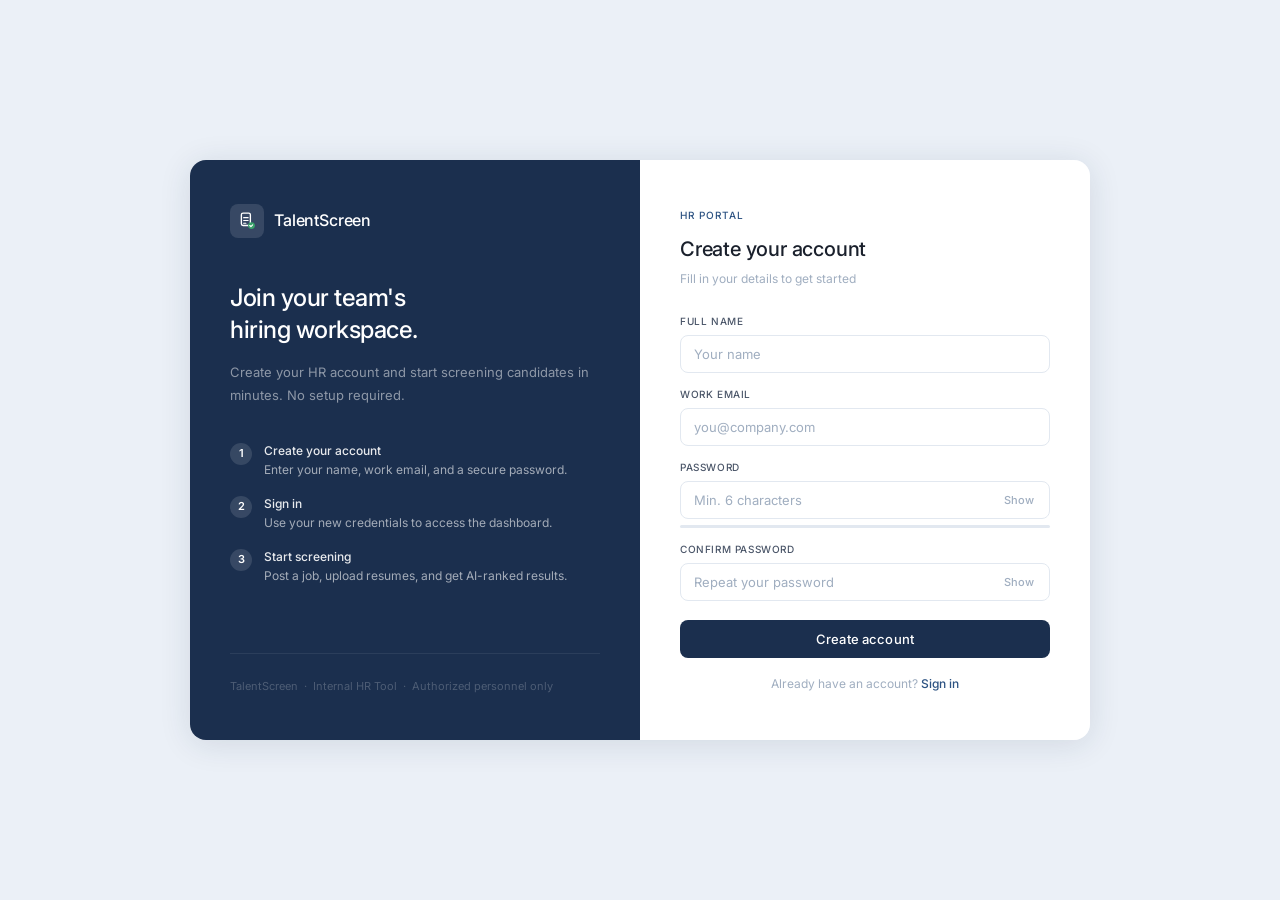
<file: Frontend/register.html>
<!DOCTYPE html>
<html lang="en">
<head>
  <meta charset="UTF-8">
  <meta name="viewport" content="width=device-width, initial-scale=1.0">
  <title>TalentScreen — Create Account</title>
  <link rel="stylesheet" href="styles/main.css">
  <style>
    body {
      display: flex;
      align-items: center;
      justify-content: center;
      min-height: 100vh;
      background: #EBF0F7;
      padding: 24px;
      cursor: default;
      user-select: none;
      -webkit-user-select: none;
    }

    .login-wrapper {
      display: grid;
      grid-template-columns: 1fr 1fr;
      width: 100%;
      max-width: 900px;
      min-height: 580px;
      border-radius: 16px;
      overflow: hidden;
      box-shadow: 0 4px 32px rgba(27, 47, 78, 0.12);
    }

    
    .left-panel {
      background: var(--navy);
      padding: 44px 40px;
      display: flex;
      flex-direction: column;
      justify-content: space-between;
    }

    .brand {
      display: flex;
      align-items: center;
      gap: 10px;
      margin-bottom: 44px;
    }

    .brand-icon {
      width: 34px; height: 34px;
      border-radius: 8px;
      background: rgba(255,255,255,0.12);
      display: flex; align-items: center; justify-content: center;
      flex-shrink: 0;
    }

    .brand-name {
      font-size: 16px; font-weight: 500;
      color: #fff; letter-spacing: -0.01em;
    }

    .left-headline {
      font-size: 24px; font-weight: 500;
      color: #fff; line-height: 1.35;
      margin-bottom: 14px; letter-spacing: -0.02em;
    }

    .left-sub {
      font-size: 13px;
      color: rgba(255,255,255,0.5);
      line-height: 1.75; margin-bottom: 36px;
    }

    .steps {
      display: flex; flex-direction: column; gap: 16px; margin-bottom: 36px;
    }

    .step-item {
      display: flex; align-items: flex-start; gap: 12px;
    }

    .step-num {
      width: 22px; height: 22px; border-radius: 50%;
      background: rgba(255,255,255,0.12);
      display: flex; align-items: center; justify-content: center;
      font-size: 11px; font-weight: 600; color: #fff;
      flex-shrink: 0; margin-top: 1px;
    }

    .step-text { font-size: 12px; color: rgba(255,255,255,0.6); line-height: 1.5; }
    .step-text strong { color: rgba(255,255,255,0.9); font-weight: 500; display: block; margin-bottom: 1px; }

    .left-footer {
      font-size: 11px; color: rgba(255,255,255,0.22);
      padding-top: 24px; margin-top: 28px;
      border-top: 0.5px solid rgba(255,255,255,0.07);
    }

    
    .right-panel {
      background: #fff;
      padding: 44px 40px;
      display: flex; flex-direction: column; justify-content: center;
    }

    .form-eyebrow {
      font-size: 10px; font-weight: 500;
      text-transform: uppercase; letter-spacing: 0.1em;
      color: var(--blue); margin-bottom: 10px;
    }

    .form-title {
      font-size: 20px; font-weight: 500;
      color: var(--text-primary); margin-bottom: 4px; letter-spacing: -0.01em;
    }

    .form-sub { font-size: 12px; color: var(--text-muted); margin-bottom: 24px; }

    
    .alert-box {
      display: flex; align-items: center; gap: 8px;
      border-radius: var(--radius-md);
      padding: 10px 14px; font-size: 12px; margin-bottom: 14px;
    }

    .alert-box.error {
      background: var(--danger-light, #FFF5F5);
      border: 0.5px solid #FED7D7;
      color: var(--danger-dark, #C53030);
    }

    .alert-box.success {
      background: #F0FFF4;
      border: 0.5px solid #9AE6B4;
      color: #276749;
    }

    .form-group { margin-bottom: 13px; }

    .form-label {
      display: block; font-size: 10px; font-weight: 500;
      text-transform: uppercase; letter-spacing: 0.06em;
      color: var(--text-secondary); margin-bottom: 6px;
    }

    .form-input {
      width: 100%; padding: 10px 13px;
      font-size: 13px; font-family: 'Inter', sans-serif;
      color: var(--text-primary); background: #fff;
      border: 0.5px solid var(--border);
      border-radius: var(--radius-md); outline: none;
      transition: border-color 0.15s, box-shadow 0.15s;
      box-sizing: border-box;
    }

    .form-input:focus {
      border-color: var(--blue);
      box-shadow: 0 0 0 3px rgba(44, 82, 130, 0.08);
    }

    .form-input::placeholder { color: var(--text-muted); }

    
    .pw-wrap { position: relative; }

    .pw-toggle {
      position: absolute; right: 12px; top: 50%;
      transform: translateY(-50%);
      background: none; border: none; cursor: pointer;
      font-size: 11px; font-weight: 500;
      font-family: 'Inter', sans-serif;
      color: var(--text-muted); padding: 2px 4px;
      transition: color 0.12s;
    }
    .pw-toggle:hover { color: var(--blue); }

    
    .strength-wrap { margin-top: 6px; }

    .strength-bar {
      height: 3px; border-radius: 2px;
      background: var(--border); overflow: hidden; margin-bottom: 4px;
    }

    .strength-fill {
      height: 100%; width: 0%;
      border-radius: 2px;
      transition: width 0.3s, background 0.3s;
    }

    .strength-label { font-size: 10px; color: var(--text-muted); }

  
    .btn-register {
      width: 100%; padding: 11px;
      background: var(--navy); color: #fff;
      border: none; border-radius: var(--radius-md);
      font-size: 13px; font-weight: 500;
      font-family: 'Inter', sans-serif; cursor: pointer;
      letter-spacing: 0.01em;
      transition: background 0.15s, transform 0.1s;
      margin-top: 6px; margin-bottom: 16px;
    }

    .btn-register:hover    { background: var(--blue); }
    .btn-register:active   { transform: scale(0.99); }
    .btn-register:disabled { opacity: 0.6; cursor: not-allowed; }

    .sign-in-row {
      text-align: center; font-size: 12px; color: var(--text-muted);
    }

    .sign-in-row a {
      color: var(--blue); font-weight: 500;
      text-decoration: none; cursor: pointer;
    }

    .sign-in-row a:hover { text-decoration: underline; }
  </style>
</head>
<body>

  <div class="login-wrapper">

    
    <div class="left-panel">
      <div>
        <div class="brand">
          <div class="brand-icon">
            <svg width="18" height="18" viewBox="0 0 16 16" fill="none">
              <rect x="3" y="1" width="8" height="11" rx="1.5" stroke="white" stroke-width="1.2"/>
              <path d="M5 5h4M5 7.5h4M5 10h2" stroke="white" stroke-width="1" stroke-linecap="round"/>
              <circle cx="12" cy="12" r="3" fill="#38A169"/>
              <path d="M10.5 12l1 1 1.5-1.5" stroke="white" stroke-width="1"
                    stroke-linecap="round" stroke-linejoin="round"/>
            </svg>
          </div>
          <span class="brand-name">TalentScreen</span>
        </div>

        <h1 class="left-headline">Join your team's<br>hiring workspace.</h1>
        <p class="left-sub">
          Create your HR account and start screening candidates
          in minutes. No setup required.
        </p>

        <div class="steps">
          <div class="step-item">
            <div class="step-num">1</div>
            <div class="step-text">
              <strong>Create your account</strong>
              Enter your name, work email, and a secure password.
            </div>
          </div>
          <div class="step-item">
            <div class="step-num">2</div>
            <div class="step-text">
              <strong>Sign in</strong>
              Use your new credentials to access the dashboard.
            </div>
          </div>
          <div class="step-item">
            <div class="step-num">3</div>
            <div class="step-text">
              <strong>Start screening</strong>
              Post a job, upload resumes, and get AI-ranked results.
            </div>
          </div>
        </div>
      </div>

      <div class="left-footer">
        TalentScreen &nbsp;·&nbsp; Internal HR Tool &nbsp;·&nbsp; Authorized personnel only
      </div>
    </div>

    
    <div class="right-panel">

      <p class="form-eyebrow">HR Portal</p>
      <h2 class="form-title">Create your account</h2>
      <p class="form-sub">Fill in your details to get started</p>

      
      <div class="alert-box error" id="errorBox" style="display:none;">
        <svg width="14" height="14" viewBox="0 0 14 14" fill="none">
          <circle cx="7" cy="7" r="6" stroke="#C53030" stroke-width="1.2"/>
          <path d="M7 4v3M7 9.5v.5" stroke="#C53030" stroke-width="1.3" stroke-linecap="round"/>
        </svg>
        <span id="errorMsg">Something went wrong.</span>
      </div>

      <div class="alert-box success" id="successBox" style="display:none;">
        <svg width="14" height="14" viewBox="0 0 14 14" fill="none">
          <circle cx="7" cy="7" r="6" stroke="#276749" stroke-width="1.2"/>
          <path d="M4.5 7l2 2 3-3" stroke="#276749" stroke-width="1.3" stroke-linecap="round" stroke-linejoin="round"/>
        </svg>
        <span id="successMsg">Account created! Redirecting to login…</span>
      </div>

      <form id="registerForm">

        <div class="form-group">
          <label class="form-label" for="fullName">Full name</label>
          <input class="form-input" type="text" id="fullName"
                 placeholder="Your name" required autocomplete="name">
        </div>

        <div class="form-group">
          <label class="form-label" for="email">Work email</label>
          <input class="form-input" type="email" id="email"
                 placeholder="you@company.com" required autocomplete="email">
        </div>

        <div class="form-group">
          <label class="form-label" for="password">Password</label>
          <div class="pw-wrap">
            <input class="form-input" type="password" id="password"
                   placeholder="Min. 6 characters" required
                   autocomplete="new-password"
                   style="padding-right:52px;"
                   oninput="checkStrength(this.value)">
            <button type="button" class="pw-toggle" onclick="togglePw('password', 'toggle1')">Show</button>
          </div>
          <div class="strength-wrap">
            <div class="strength-bar"><div class="strength-fill" id="strengthFill"></div></div>
            <span class="strength-label" id="strengthLabel"></span>
          </div>
        </div>

        <div class="form-group">
          <label class="form-label" for="confirmPassword">Confirm password</label>
          <div class="pw-wrap">
            <input class="form-input" type="password" id="confirmPassword"
                   placeholder="Repeat your password" required
                   autocomplete="new-password"
                   style="padding-right:52px;">
            <button type="button" class="pw-toggle" onclick="togglePw('confirmPassword', 'toggle2')">Show</button>
          </div>
        </div>

        <button type="submit" class="btn-register" id="registerBtn">Create account</button>

      </form>

      <p class="sign-in-row">
        Already have an account? <a href="login.html">Sign in</a>
      </p>

    </div>
  </div>

  <script>
    const BACKEND = 'http://127.0.0.1:5000';

  
    function togglePw(fieldId, btnId) {
      const field = document.getElementById(fieldId);
      const btn   = event.currentTarget;
      if (field.type === 'password') {
        field.type         = 'text';
        btn.textContent    = 'Hide';
      } else {
        field.type         = 'password';
        btn.textContent    = 'Show';
      }
    }

    
    function checkStrength(val) {
      const fill  = document.getElementById('strengthFill');
      const label = document.getElementById('strengthLabel');
      if (!val) { fill.style.width = '0%'; label.textContent = ''; return; }

      let score = 0;
      if (val.length >= 6)  score++;
      if (val.length >= 10) score++;
      if (/[A-Z]/.test(val)) score++;
      if (/[0-9]/.test(val)) score++;
      if (/[^A-Za-z0-9]/.test(val)) score++;

      const levels = [
        { pct: '20%',  color: '#FC8181', text: 'Very weak'  },
        { pct: '40%',  color: '#F6AD55', text: 'Weak'       },
        { pct: '60%',  color: '#F6E05E', text: 'Fair'       },
        { pct: '80%',  color: '#68D391', text: 'Strong'     },
        { pct: '100%', color: '#38A169', text: 'Very strong' },
      ];
      const lvl = levels[Math.min(score - 1, 4)] || levels[0];
      fill.style.width      = lvl.pct;
      fill.style.background = lvl.color;
      label.textContent     = lvl.text;
      label.style.color     = lvl.color;
    }

    
    function showError(msg) {
      document.getElementById('errorMsg').textContent = msg;
      document.getElementById('errorBox').style.display  = 'flex';
      document.getElementById('successBox').style.display = 'none';
    }

    function showSuccess(msg) {
      document.getElementById('successMsg').textContent  = msg;
      document.getElementById('successBox').style.display = 'flex';
      document.getElementById('errorBox').style.display   = 'none';
    }

    function clearAlerts() {
      document.getElementById('errorBox').style.display   = 'none';
      document.getElementById('successBox').style.display = 'none';
    }

    
    document.getElementById('registerForm').addEventListener('submit', async function(e) {
      e.preventDefault();
      clearAlerts();

      const btn             = document.getElementById('registerBtn');
      const name            = document.getElementById('fullName').value.trim();
      const email           = document.getElementById('email').value.trim();
      const password        = document.getElementById('password').value;
      const confirm_password = document.getElementById('confirmPassword').value;

      
      if (password !== confirm_password) {
        showError('Passwords do not match.');
        return;
      }
      if (password.length < 6) {
        showError('Password must be at least 6 characters.');
        return;
      }

      btn.textContent = 'Creating account\u2026';
      btn.disabled    = true;

      try {
        const resp = await fetch(`${BACKEND}/api/register`, {
          method:      'POST',
          credentials: 'include',
          headers:     { 'Content-Type': 'application/json' },
          body:        JSON.stringify({ name, email, password, confirm_password }),
        });

        const data = await resp.json();

        if (resp.ok && data.success) {
          showSuccess('Account created! Logging you in\u2026');
          btn.textContent = 'Logging in\u2026';

          
          try {
            const loginResp = await fetch(`${BACKEND}/login`, {
              method:      'POST',
              credentials: 'include',
              headers:     { 'Content-Type': 'application/json' },
              body:        JSON.stringify({ email, password, remember: true }),
            });
            const loginData = await loginResp.json();
            if (loginResp.ok && loginData.success) {
              
              window.location.href = 'index.html';
              return;
            }
          } catch (_) {}

        
          setTimeout(() => { window.location.href = 'login.html'; }, 1500);
        } else {
          showError(data.error || 'Registration failed. Please try again.');
          btn.textContent = 'Create account';
          btn.disabled    = false;
        }

      } catch (err) {
        showError('Cannot reach server. Make sure the backend is running.');
        btn.textContent = 'Create account';
        btn.disabled    = false;
      }
    });

    
    ['fullName', 'email', 'password', 'confirmPassword'].forEach(id => {
      document.getElementById(id).addEventListener('input', clearAlerts);
    });
  </script>

</body>
</html>
</file>
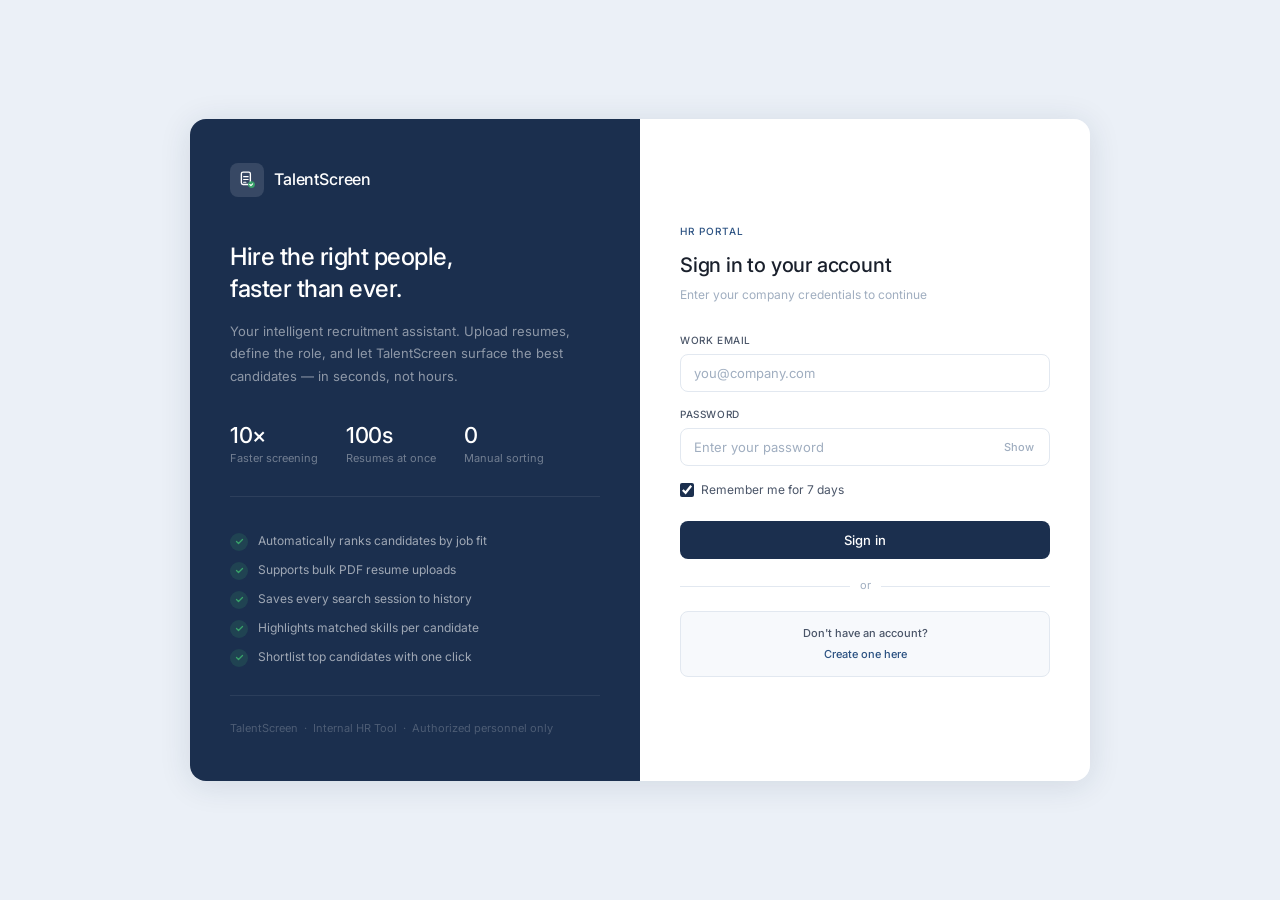
<file: Frontend/results.html>
<!DOCTYPE html>
<html lang="en">
<head>
  <meta charset="UTF-8">
  <meta name="viewport" content="width=device-width, initial-scale=1.0">
  <title>TalentScreen — Results</title>
  <link rel="stylesheet" href="styles/main.css">
</head>
<body>

<div class="app-wrapper">

  <nav class="navbar">
    <div class="navbar-logo">
      <div class="navbar-logo-icon">
        <svg viewBox="0 0 16 16" fill="none">
          <rect x="3" y="1" width="8" height="11" rx="1.5" stroke="white" stroke-width="1.2"/>
          <path d="M5 5h4M5 7.5h4M5 10h2" stroke="white" stroke-width="1" stroke-linecap="round"/>
          <circle cx="12" cy="12" r="3" fill="#38A169"/>
          <path d="M10.5 12l1 1 1.5-1.5" stroke="white" stroke-width="1" stroke-linecap="round" stroke-linejoin="round"/>
        </svg>
      </div>
      <span class="navbar-logo-text">TalentScreen</span>
    </div>
    <div class="navbar-links">
      <a href="index.html"   class="navbar-link">Dashboard</a>
      <a href="new-job.html" class="navbar-link active">Jobs</a>
      <a href="history.html" class="navbar-link">History</a>
    </div>
    <div class="navbar-avatar">HR</div>
  </nav>

  <div class="main-layout">

    
    <aside class="sidebar">
      <p class="sidebar-meta-label">Job</p>
      <p class="sidebar-meta-value" id="sidebarJobTitle">Loading…</p>
      <p class="sidebar-meta-sub" id="sidebarResumeCount">—</p>

      <hr class="divider">

      <p class="sidebar-section-label">Filter by match</p>

      <a href="#" class="sidebar-item active" onclick="filterResults('all', this)">
        <span class="sidebar-dot"></span>
        <span id="filterAll">All</span>
      </a>
      <a href="#" class="sidebar-item" onclick="filterResults('high', this)">
        <span class="sidebar-dot" style="background: #38A169;"></span>
        <span id="filterHigh">High 70%+</span>
      </a>
      <a href="#" class="sidebar-item" onclick="filterResults('medium', this)">
        <span class="sidebar-dot" style="background: #D69E2E;"></span>
        <span id="filterMedium">Medium 40–69%</span>
      </a>
      <a href="#" class="sidebar-item" onclick="filterResults('low', this)">
        <span class="sidebar-dot" style="background: #CBD5E0;"></span>
        <span id="filterLow">Low &lt;40%</span>
      </a>

      <hr class="divider">

      <button class="btn btn-outline" style="width: 100%; font-size: 11px; padding: 7px 12px;" onclick="exportCSV()">
        Export CSV
      </button>
    </aside>

    <main class="content">

      <div class="page-header">
        <div>
          <h1 class="page-title">Screening results</h1>
          <p class="page-subtitle" id="pageSubtitle">Loading…</p>
        </div>
        <button class="btn btn-outline" style="font-size: 11px; padding: 6px 12px;" onclick="exportCSV()">Export CSV</button>
      </div>

      
      <div class="table-wrap">
        <table>
          <thead>
            <tr>
              <th style="width: 40px;">#</th>
              <th>Candidate (filename)</th>
              <th style="width: 200px;">Match score</th>
              <th style="width: 120px;">Verdict</th>
              <th style="width: 70px;"></th>
            </tr>
          </thead>
          <tbody id="resultsBody">
            
            <tr><td colspan="5" style="text-align:center; padding: 32px; color: var(--text-muted);">Loading results…</td></tr>
          </tbody>
        </table>
      </div>

      <p class="table-footnote" id="tableFootnote">Screened using Sentence Transformers + Keyword Precision &nbsp;·&nbsp; Python Flask ML backend</p>

    </main>
  </div>
</div>

<script>
 
  const BACKEND = 'http://127.0.0.1:5000';
  const urlParams = new URLSearchParams(window.location.search);
  const jobId     = urlParams.get('job_id');

  
  fetch(`${BACKEND}/api/me`, { credentials: 'include' })
    .then(r => { if (!r.ok) window.location.href = 'login.html'; })
    .catch(() => { window.location.href = 'login.html'; });

  let allCandidates = [];
  let jobTitle      = '';

  async function loadResults() {
    if (!jobId) {
      document.getElementById('resultsBody').innerHTML =
        '<tr><td colspan="5" style="text-align:center; padding:32px; color:red;">No job_id in URL. Go back and run screening first.</td></tr>';
      return;
    }

    try {
      
      const resp = await fetch(`${BACKEND}/api/jobs/${jobId}/results`, { credentials: 'include' });
      const data = await resp.json();

      if (data.error) {
        document.getElementById('resultsBody').innerHTML =
          `<tr><td colspan="5" style="text-align:center; color:red;">${data.error}</td></tr>`;
        return;
      }

      jobTitle      = data.job.job_title;
      allCandidates = data.candidates;

      
      document.getElementById('pageSubtitle').textContent =
        `Ranked by AI match score · ${jobTitle}`;
      document.getElementById('sidebarJobTitle').textContent = jobTitle;
      document.getElementById('sidebarResumeCount').textContent =
        `${allCandidates.length} resumes screened`;

      
      const high   = allCandidates.filter(c => c.level === 'high').length;
      const medium = allCandidates.filter(c => c.level === 'medium').length;
      const low    = allCandidates.filter(c => c.level === 'low').length;
      document.getElementById('filterAll').textContent    = `All (${allCandidates.length})`;
      document.getElementById('filterHigh').textContent   = `High 70%+ (${high})`;
      document.getElementById('filterMedium').textContent = `Medium 40–69% (${medium})`;
      document.getElementById('filterLow').textContent    = `Low <40% (${low})`;

      renderTable(allCandidates);

    } catch (err) {
      document.getElementById('resultsBody').innerHTML =
        '<tr><td colspan="5" style="text-align:center; color:red;">Cannot reach server. Is backend.py running?</td></tr>';
    }
  }

  function renderTable(candidates) {
    const tbody = document.getElementById('resultsBody');

    if (candidates.length === 0) {
      tbody.innerHTML = '<tr><td colspan="5" style="text-align:center; padding:32px; color:var(--text-muted);">No candidates match this filter.</td></tr>';
      return;
    }

    tbody.innerHTML = candidates.map((c, i) => {
      const rank  = c.rank;
      const score = c.score;
      const level = c.level;   
      const badgeClass = level === 'high' ? 'badge-high' : level === 'medium' ? 'badge-medium' : 'badge-low';
      const barClass   = level;

      return `
        <tr data-level="${level}">
          <td><span class="td-rank">#${rank}</span></td>
          <td>
            <div class="td-name">${c.resume}</div>
            <div class="td-sub">${c.job_title || jobTitle}</div>
          </td>
          <td>
            <div class="score-bar-wrap">
              <div class="score-bar-track">
                <div class="score-bar-fill ${barClass}" style="width: ${score}%;"></div>
              </div>
              <span class="score-val ${barClass}">${score}%</span>
            </div>
          </td>
          <td><span class="badge ${badgeClass}">${c.verdict}</span></td>
          <td><a href="candidate.html?candidate_id=${c._id}&job_id=${jobId}" class="btn btn-sm">View</a></td>
        </tr>
      `;
    }).join('');
  }

  
  function filterResults(level, el) {
    document.querySelectorAll('.sidebar-item').forEach(i => i.classList.remove('active'));
    el.classList.add('active');

    const filtered = level === 'all'
      ? allCandidates
      : allCandidates.filter(c => c.level === level);

    renderTable(filtered);
    return false;
  }

  
  function exportCSV() {
    const headers = ['Rank', 'Resume', 'Score', 'Verdict'];
    const rows    = allCandidates.map(c => [c.rank, c.resume, c.score + '%', c.verdict]);
    const csv     = [headers, ...rows].map(r => r.join(',')).join('\n');
    const blob    = new Blob([csv], { type: 'text/csv' });
    const url     = URL.createObjectURL(blob);
    const a       = document.createElement('a');
    a.href        = url;
    a.download    = `${jobTitle}_results.csv`;
    a.click();
  }

  loadResults();
</script>

</body>
</html>
</file>
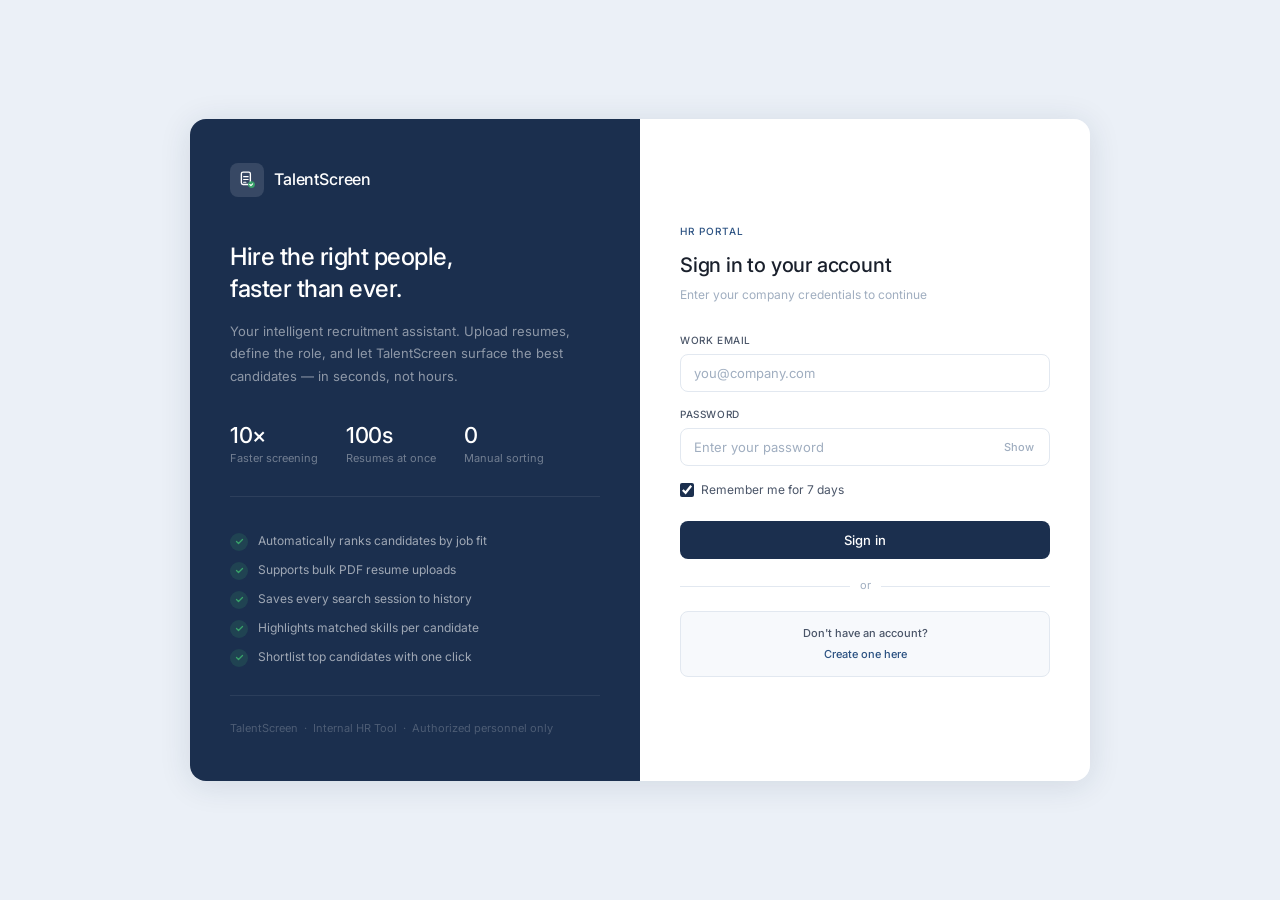
<file: Frontend/upload.html>
<!DOCTYPE html>
<html lang="en">
<head>
  <meta charset="UTF-8">
  <meta name="viewport" content="width=device-width, initial-scale=1.0">
  <title>TalentScreen — Upload Resumes</title>
  <link rel="stylesheet" href="styles/main.css">
</head>
<body>

<div class="app-wrapper">

  <nav class="navbar">
    <div class="navbar-logo">
      <div class="navbar-logo-icon">
        <svg viewBox="0 0 16 16" fill="none">
          <rect x="3" y="1" width="8" height="11" rx="1.5" stroke="white" stroke-width="1.2"/>
          <path d="M5 5h4M5 7.5h4M5 10h2" stroke="white" stroke-width="1" stroke-linecap="round"/>
          <circle cx="12" cy="12" r="3" fill="#38A169"/>
          <path d="M10.5 12l1 1 1.5-1.5" stroke="white" stroke-width="1" stroke-linecap="round" stroke-linejoin="round"/>
        </svg>
      </div>
      <span class="navbar-logo-text">TalentScreen</span>
    </div>
    <div class="navbar-links">
      <a href="index.html"   class="navbar-link">Dashboard</a>
      <a href="new-job.html" class="navbar-link active">Jobs</a>
      <a href="history.html" class="navbar-link">History</a>
    </div>
    <div class="navbar-avatar">HR</div>
  </nav>

  <div class="main-layout">

    
    <aside class="sidebar">
      <p class="sidebar-section-label">Steps</p>

      <div class="stepper">
        <div class="step-row">
          <div class="step-circle done">✓</div>
          <span class="step-label done">Job details</span>
        </div>
        <div class="step-connector"></div>
        <div class="step-row">
          <div class="step-circle active">2</div>
          <span class="step-label active">Upload resumes</span>
        </div>
        <div class="step-connector"></div>
        <div class="step-row">
          <div class="step-circle pending">3</div>
          <span class="step-label pending">Review results</span>
        </div>
      </div>

      <hr class="divider">

      <p class="sidebar-meta-label">Job</p>
      <p class="sidebar-meta-value" id="sidebarJobTitle">Loading…</p>
      <p class="sidebar-meta-sub" id="sidebarJobMeta">—</p>
    </aside>

    <main class="content">

      <div class="page-header">
        <div>
          <h1 class="page-title">Upload candidate resumes</h1>
          <p class="page-subtitle">Drop multiple PDFs at once — the AI will screen all of them</p>
        </div>
      </div>

      
      <div id="errorMsg" style="display:none; background:#FFF5F5; border:1px solid #FC8181; color:#C53030; padding:10px 14px; border-radius:6px; margin-bottom:16px; font-size:13px;"></div>

      <form id="uploadForm">


        <div class="upload-zone" id="dropzone" onclick="document.getElementById('fileInput').click()">
          <div class="upload-zone-icon">
            <svg width="18" height="18" viewBox="0 0 18 18" fill="none">
              <path d="M9 3v9M5 7l4-4 4 4" stroke="#4A5568" stroke-width="1.5" stroke-linecap="round" stroke-linejoin="round"/>
              <path d="M3 14h12" stroke="#4A5568" stroke-width="1.5" stroke-linecap="round"/>
            </svg>
          </div>
          <p class="upload-zone-title">Drop PDF resumes here</p>
          <p class="upload-zone-hint">or click to browse files &nbsp;·&nbsp; PDF only &nbsp;·&nbsp; Max 10MB per file</p>
          
          <input
            type="file"
            id="fileInput"
            name="resumes"
            multiple
            accept=".pdf"
            style="display: none;"
            onchange="handleFiles(this.files)"
          >
        </div>

        
        <div id="fileList" class="file-list" style="display: none;"></div>

 
        <p id="fileCount" class="text-muted text-small mb-16" style="display: none;"></p>

        <hr class="divider">

        <div class="flex-between">
          <a href="new-job.html" class="btn btn-outline">
            <svg width="14" height="14" viewBox="0 0 14 14" fill="none">
              <path d="M11 7H3M7 3L3 7l4 4" stroke="#1A202C" stroke-width="1.4" stroke-linecap="round" stroke-linejoin="round"/>
            </svg>
            Back
          </a>
          <div class="flex-center gap-12">
            <span id="readyText" class="text-muted text-small" style="display:none;"></span>
            <button type="submit" class="btn btn-primary" id="runBtn" disabled style="opacity: 0.5;">
              Run AI screening
              <svg width="14" height="14" viewBox="0 0 14 14" fill="none">
                <path d="M3 7h8M7 3l4 4-4 4" stroke="white" stroke-width="1.4" stroke-linecap="round" stroke-linejoin="round"/>
              </svg>
            </button>
          </div>
        </div>
      </form>

    </main>
  </div>
</div>

<script>

  const BACKEND   = 'http://127.0.0.1:5000';
  const urlParams = new URLSearchParams(window.location.search);
  const jobId     = urlParams.get('job_id');


  fetch(`${BACKEND}/api/me`, { credentials: 'include' })
    .then(r => { if (!r.ok) window.location.href = 'login.html'; })
    .catch(() => { window.location.href = 'login.html'; });


  if (jobId) {
    fetch(`${BACKEND}/api/jobs/${jobId}/results`, { credentials: 'include' })
      .then(r => r.json())
      .then(data => {
        if (data.job) {
          document.getElementById('sidebarJobTitle').textContent = data.job.job_title;
          document.getElementById('sidebarJobMeta').textContent  = data.job.status || 'Active';
        }
      })
      .catch(() => {});
  }

  if (!jobId) {
    
    document.getElementById('errorMsg').textContent =
      '⚠ No job selected. Please go back and create a job first.';
    document.getElementById('errorMsg').style.display = 'block';
  }

  
  const dropzone = document.getElementById('dropzone');
  let   selectedFiles = null;   

  dropzone.addEventListener('dragover', (e) => {
    e.preventDefault();
    dropzone.classList.add('drag-over');
  });
  dropzone.addEventListener('dragleave', () => {
    dropzone.classList.remove('drag-over');
  });
  dropzone.addEventListener('drop', (e) => {
    e.preventDefault();
    dropzone.classList.remove('drag-over');
    handleFiles(e.dataTransfer.files);
  });

  function handleFiles(files) {
    if (!files.length) return;
    selectedFiles = files;   

    const list      = document.getElementById('fileList');
    const count     = document.getElementById('fileCount');
    const runBtn    = document.getElementById('runBtn');
    const readyText = document.getElementById('readyText');

    list.innerHTML    = '';
    list.style.display = 'flex';

    Array.from(files).forEach(file => {
      const sizeKB = Math.round(file.size / 1024);
      const item   = document.createElement('div');
      item.className = 'file-item';
      item.innerHTML = `
        <div class="file-badge">PDF</div>
        <span class="file-name">${file.name}</span>
        <span class="file-size">${sizeKB} KB</span>
        <div class="file-check">
          <svg width="10" height="10" viewBox="0 0 10 10" fill="none">
            <path d="M2 5l2.5 2.5 3.5-4" stroke="#276749" stroke-width="1.3" stroke-linecap="round" stroke-linejoin="round"/>
          </svg>
        </div>
      `;
      list.appendChild(item);
    });

    const n = files.length;
    count.textContent    = `${n} file${n > 1 ? 's' : ''} selected`;
    count.style.display  = 'block';
    readyText.textContent = `${n} file${n > 1 ? 's' : ''} ready`;
    readyText.style.display = 'block';
    runBtn.disabled       = false;
    runBtn.style.opacity  = '1';
  }

  
  document.getElementById('uploadForm').addEventListener('submit', async function(e) {
    e.preventDefault();

    const runBtn  = document.getElementById('runBtn');
    const errBox  = document.getElementById('errorMsg');
    errBox.style.display = 'none';

    if (!selectedFiles || selectedFiles.length === 0) {
      errBox.textContent  = 'Please select at least one PDF first.';
      errBox.style.display = 'block';
      return;
    }
    if (!jobId) {
      errBox.textContent  = 'No job_id found. Go back to create a job first.';
      errBox.style.display = 'block';
      return;
    }

    runBtn.disabled     = true;
    runBtn.textContent  = 'Processing…';

   
    const formData = new FormData();
    formData.append('job_id', jobId);
    Array.from(selectedFiles).forEach(file => {
      formData.append('resumes', file); 
    });

    try {
      const response = await fetch(`${BACKEND}/api/upload-resumes`, {
        method : 'POST',
        body   : formData,
        credentials: 'include',
      });

      const data = await response.json();

      if (!response.ok || data.error) {
        errBox.textContent   = data.error || 'Screening failed. Try again.';
        errBox.style.display  = 'block';
        runBtn.disabled       = false;
        runBtn.textContent    = 'Run AI screening';
        return;
      }

      
      window.location.href = 'results.html?job_id=' + jobId;

    } catch (err) {
      errBox.textContent   = 'Cannot reach the server. Is backend.py running?';
      errBox.style.display  = 'block';
      runBtn.disabled       = false;
      runBtn.textContent    = 'Run AI screening';
    }
  });
</script>

</body>
</html>
</file>
<file: Frontend/styles/main.css>
@import url('https://fonts.googleapis.com/css2?family=Inter:wght@400;500;600&display=swap');


:root {
  --navy:          #1B2F4E;
  --blue:          #2C5282;
  --page-bg:       #F7F9FC;
  --card-bg:       #FFFFFF;
  --metric-bg:     #EBF0F7;
  --border:        #E2E8F0;
  --text-primary:  #1A202C;
  --text-secondary:#4A5568;
  --text-muted:    #A0AEC0;
  --success:       #38A169;
  --success-light: #F0FFF4;
  --success-dark:  #276749;
  --warning:       #D69E2E;
  --warning-light: #FFFFF0;
  --warning-dark:  #744210;
  --danger:        #E53E3E;
  --danger-light:  #FFF5F5;
  --danger-dark:   #C53030;
  --neutral:       #CBD5E0;
  --radius-sm:     6px;
  --radius-md:     8px;
  --radius-lg:     12px;
  --radius-pill:   100px;
}


*, *::before, *::after {
  box-sizing: border-box;
  margin: 0;
  padding: 0;
  cursor: default;           
  user-select: none;         
  -webkit-user-select: none;
}
html, body { height: 100%; }
body {
  font-family: 'Inter', sans-serif;
  font-size: 13px;
  font-weight: 400;
  color: var(--text-primary);
  background: var(--page-bg);
  line-height: 1.6;
  -webkit-font-smoothing: antialiased;
}
a { text-decoration: none; color: inherit; cursor: pointer; }
button { font-family: 'Inter', sans-serif; cursor: pointer; }


input, textarea, select {
  font-family: 'Inter', sans-serif;
  user-select: text;
  -webkit-user-select: text;
  cursor: text;
}



.app-wrapper {
  display: flex;
  flex-direction: column;
  min-height: 100vh;
}

.navbar {
  height: 52px;
  background: var(--navy);
  display: flex;
  align-items: center;
  padding: 0 24px;
  gap: 16px;
  flex-shrink: 0;
  position: sticky;
  top: 0;
  z-index: 100;
}

.navbar-logo {
  display: flex;
  align-items: center;
  gap: 10px;
}

.navbar-logo-icon {
  width: 28px;
  height: 28px;
  border-radius: 6px;
  background: rgba(255,255,255,0.15);
  display: flex;
  align-items: center;
  justify-content: center;
  flex-shrink: 0;
}

.navbar-logo-icon svg {
  width: 16px;
  height: 16px;
}

.navbar-logo-text {
  font-size: 14px;
  font-weight: 500;
  color: #fff;
  letter-spacing: -0.01em;
}

.navbar-links {
  display: flex;
  align-items: center;
  gap: 2px;
  margin-left: auto;
}

.navbar-link {
  font-size: 13px;
  padding: 6px 12px;
  border-radius: var(--radius-md);
  color: rgba(255,255,255,0.6);
  transition: color 0.15s, background 0.15s;
}

.navbar-link:hover { color: rgba(255,255,255,0.9); }

.navbar-link.active {
  color: #fff;
  background: rgba(255,255,255,0.12);
  font-weight: 500;
}

.navbar-avatar {
  width: 32px;
  height: 32px;
  border-radius: 50%;
  background: var(--metric-bg);
  color: var(--navy);
  font-size: 11px;
  font-weight: 500;
  display: flex;
  align-items: center;
  justify-content: center;
  margin-left: 12px;
  flex-shrink: 0;
  cursor: pointer;
  position: relative;
  transition: box-shadow 0.15s;
  user-select: none;
}

.navbar-avatar:hover {
  box-shadow: 0 0 0 3px rgba(255,255,255,0.15);
}


.avatar-dropdown {
  position: absolute;
  top: calc(100% + 10px);
  right: 0;
  width: 220px;
  background: #fff;
  border: 0.5px solid var(--border);
  border-radius: var(--radius-lg);
  box-shadow: 0 8px 24px rgba(27, 47, 78, 0.12);
  z-index: 999;
  overflow: hidden;
  display: none;
  animation: dropIn 0.15s ease;
}

@keyframes dropIn {
  from { opacity: 0; transform: translateY(-6px); }
  to   { opacity: 1; transform: translateY(0); }
}

.avatar-dropdown.open { display: block; }

.avatar-dd-header {
  padding: 14px 16px 12px;
  border-bottom: 0.5px solid var(--border);
}

.avatar-dd-name {
  font-size: 13px;
  font-weight: 500;
  color: var(--text-primary);
  margin-bottom: 2px;
  white-space: nowrap;
  overflow: hidden;
  text-overflow: ellipsis;
}

.avatar-dd-email {
  font-size: 11px;
  color: var(--text-muted);
  white-space: nowrap;
  overflow: hidden;
  text-overflow: ellipsis;
}

.avatar-dd-item {
  display: flex;
  align-items: center;
  gap: 10px;
  padding: 10px 16px;
  font-size: 13px;
  color: var(--text-secondary);
  cursor: pointer;
  transition: background 0.12s, color 0.12s;
}

.avatar-dd-item:hover {
  background: var(--page-bg);
  color: var(--text-primary);
}

.avatar-dd-item.danger { color: var(--danger); }
.avatar-dd-item.danger:hover { background: var(--danger-light); color: var(--danger-dark); }



.main-layout {
  display: flex;
  flex: 1;
  min-height: 0;
}


.sidebar {
  width: 200px;
  flex-shrink: 0;
  background: var(--page-bg);
  border-right: 0.5px solid var(--border);
  padding: 20px 12px;
  overflow-y: auto;
}

.sidebar-section-label {
  font-size: 10px;
  font-weight: 500;
  text-transform: uppercase;
  letter-spacing: 0.08em;
  color: var(--text-muted);
  padding: 0 8px;
  margin-bottom: 6px;
  margin-top: 20px;
}

.sidebar-section-label:first-child { margin-top: 0; }

.sidebar-item {
  display: flex;
  align-items: center;
  gap: 8px;
  padding: 7px 10px;
  border-radius: var(--radius-md);
  font-size: 13px;
  color: var(--text-secondary);
  transition: background 0.12s, color 0.12s;
  cursor: pointer;
  margin-bottom: 1px;
}

.sidebar-item:hover {
  background: var(--metric-bg);
  color: var(--text-primary);
}

.sidebar-item.active {
  background: var(--metric-bg);
  color: var(--navy);
  font-weight: 500;
}

.sidebar-dot {
  width: 6px;
  height: 6px;
  border-radius: 50%;
  background: var(--border);
  flex-shrink: 0;
  transition: background 0.12s;
}

.sidebar-item.active .sidebar-dot { background: var(--blue); }


.content {
  flex: 1;
  padding: 28px 32px;
  overflow-y: auto;
  min-width: 0;
}


.page-header {
  display: flex;
  align-items: flex-start;
  justify-content: space-between;
  margin-bottom: 24px;
}

.page-title {
  font-size: 18px;
  font-weight: 500;
  color: var(--text-primary);
  margin-bottom: 3px;
  letter-spacing: -0.01em;
}

.page-subtitle {
  font-size: 12px;
  color: var(--text-muted);
}


.section-label {
  font-size: 10px;
  font-weight: 500;
  text-transform: uppercase;
  letter-spacing: 0.08em;
  color: var(--text-muted);
  margin-bottom: 12px;
}


.metrics-grid {
  display: grid;
  grid-template-columns: repeat(4, 1fr);
  gap: 14px;
  margin-bottom: 28px;
}

.metric-card {
  background: var(--metric-bg);
  border-radius: 10px;
  padding: 16px 18px;
}

.metric-label {
  font-size: 11px;
  color: var(--text-secondary);
  margin-bottom: 6px;
}

.metric-value {
  font-size: 26px;
  font-weight: 500;
  color: var(--navy);
  line-height: 1;
  margin-bottom: 4px;
  letter-spacing: -0.02em;
}

.metric-sub {
  font-size: 11px;
  color: var(--text-muted);
}


.card {
  background: var(--card-bg);
  border: 0.5px solid var(--border);
  border-radius: var(--radius-lg);
  padding: 20px;
}

.card-title {
  font-size: 13px;
  font-weight: 500;
  color: var(--text-primary);
  margin-bottom: 14px;
}


.jobs-grid {
  display: grid;
  grid-template-columns: 1fr 1fr;
  gap: 14px;
}

.job-card {
  background: var(--card-bg);
  border: 0.5px solid var(--border);
  border-radius: var(--radius-lg);
  padding: 18px 20px;
  transition: border-color 0.15s;
}

.job-card:hover { border-color: #CBD5E0; }

.job-card-top {
  display: flex;
  align-items: flex-start;
  justify-content: space-between;
  margin-bottom: 6px;
}

.job-title {
  font-size: 13px;
  font-weight: 500;
  color: var(--text-primary);
}

.job-meta {
  font-size: 11px;
  color: var(--text-muted);
  margin-bottom: 14px;
}

.job-footer {
  display: flex;
  align-items: center;
  justify-content: space-between;
}

.job-stat {
  font-size: 11px;
  color: var(--text-secondary);
}


.btn {
  display: inline-flex;
  align-items: center;
  gap: 6px;
  padding: 8px 16px;
  border-radius: var(--radius-md);
  font-size: 13px;
  font-weight: 500;
  border: none;
  transition: background 0.15s, border-color 0.15s, transform 0.1s;
  cursor: pointer;
  white-space: nowrap;
}

.btn:active { transform: scale(0.98); }

.btn-primary {
  background: var(--navy);
  color: #fff;
}
.btn-primary:hover { background: var(--blue); }

.btn-outline {
  background: transparent;
  color: var(--text-primary);
  border: 0.5px solid var(--border);
}
.btn-outline:hover { background: var(--metric-bg); }

.btn-sm {
  padding: 5px 12px;
  font-size: 11px;
  border-radius: var(--radius-md);
  background: transparent;
  border: 0.5px solid var(--border);
  color: var(--text-secondary);
  font-weight: 400;
  transition: background 0.12s, color 0.12s;
}
.btn-sm:hover { background: var(--metric-bg); color: var(--text-primary); }


.badge {
  display: inline-block;
  font-size: 10px;
  font-weight: 500;
  padding: 3px 9px;
  border-radius: var(--radius-pill);
}

.badge-active  { background: var(--success-light); color: var(--success-dark); }
.badge-draft   { background: var(--metric-bg);     color: var(--text-secondary); }
.badge-closed  { background: var(--danger-light);  color: var(--danger-dark); }

.badge-high    { background: var(--success-light); color: var(--success-dark); }
.badge-medium  { background: var(--warning-light); color: var(--warning-dark); }
.badge-low     { background: var(--danger-light);  color: var(--danger-dark); }


.divider {
  height: 0.5px;
  background: var(--border);
  border: none;
  margin: 16px 0;
}

.score-bar-wrap {
  display: flex;
  align-items: center;
  gap: 10px;
}

.score-bar-track {
  flex: 1;
  height: 5px;
  border-radius: 3px;
  background: var(--border);
  overflow: hidden;
}

.score-bar-fill {
  height: 100%;
  border-radius: 3px;
  transition: width 0.4s ease;
}

.score-bar-fill.high   { background: var(--success); }
.score-bar-fill.medium { background: var(--warning); }
.score-bar-fill.low    { background: var(--neutral); }

.score-val {
  font-size: 12px;
  font-weight: 500;
  min-width: 32px;
  text-align: right;
}

.score-val.high   { color: var(--success-dark); }
.score-val.medium { color: var(--warning-dark); }
.score-val.low    { color: var(--text-muted); }


.table-wrap {
  border: 0.5px solid var(--border);
  border-radius: var(--radius-lg);
  overflow: hidden;
}

table {
  width: 100%;
  border-collapse: collapse;
}

thead th {
  text-align: left;
  padding: 10px 14px;
  font-size: 10px;
  font-weight: 500;
  text-transform: uppercase;
  letter-spacing: 0.07em;
  color: var(--text-muted);
  border-bottom: 0.5px solid var(--border);
  background: var(--card-bg);
}

tbody td {
  padding: 11px 14px;
  border-bottom: 0.5px solid var(--border);
  vertical-align: middle;
  color: var(--text-primary);
}

tbody tr:last-child td { border-bottom: none; }

tbody tr:hover td { background: var(--page-bg); }

.td-name { font-weight: 500; font-size: 12px; }
.td-sub  { font-size: 11px; color: var(--text-muted); margin-top: 1px; }
.td-rank { font-size: 11px; font-weight: 500; color: var(--text-muted); }


.form-group { margin-bottom: 16px; }

.form-label {
  display: block;
  font-size: 12px;
  font-weight: 500;
  color: var(--text-secondary);
  margin-bottom: 6px;
}

.form-input,
.form-select,
.form-textarea {
  width: 100%;
  padding: 9px 12px;
  font-size: 13px;
  color: var(--text-primary);
  background: var(--card-bg);
  border: 0.5px solid var(--border);
  border-radius: var(--radius-md);
  outline: none;
  transition: border-color 0.15s, box-shadow 0.15s;
  font-family: 'Inter', sans-serif;
}

.form-input:focus,
.form-select:focus,
.form-textarea:focus {
  border-color: var(--blue);
  box-shadow: 0 0 0 3px rgba(44, 82, 130, 0.1);
}

.form-textarea { resize: vertical; line-height: 1.6; }

.form-hint {
  font-size: 11px;
  color: var(--text-muted);
  margin-top: 4px;
}


.tags-wrap {
  display: flex;
  flex-wrap: wrap;
  gap: 6px;
  padding: 8px;
  border: 0.5px solid var(--border);
  border-radius: var(--radius-md);
  background: var(--card-bg);
  min-height: 40px;
}

.tag {
  display: inline-flex;
  align-items: center;
  gap: 4px;
  background: var(--metric-bg);
  color: var(--blue);
  font-size: 11px;
  font-weight: 500;
  padding: 3px 10px;
  border-radius: var(--radius-pill);
}

.skill-tag         { background: var(--page-bg); color: var(--text-secondary); border: 0.5px solid var(--border); font-size: 11px; padding: 3px 10px; border-radius: var(--radius-pill); display: inline-block; }
.skill-tag.matched { background: var(--success-light); color: var(--success-dark); border-color: #C6F6D5; }


.upload-zone {
  border: 1.5px dashed var(--neutral);
  border-radius: var(--radius-lg);
  padding: 36px 24px;
  text-align: center;
  background: var(--page-bg);
  transition: border-color 0.15s, background 0.15s;
  cursor: pointer;
  margin-bottom: 20px;
}

.upload-zone:hover,
.upload-zone.drag-over {
  border-color: var(--blue);
  background: var(--metric-bg);
}

.upload-zone-icon {
  width: 40px;
  height: 40px;
  border-radius: var(--radius-md);
  background: var(--card-bg);
  border: 0.5px solid var(--border);
  display: flex;
  align-items: center;
  justify-content: center;
  margin: 0 auto 10px;
}

.upload-zone-title {
  font-size: 13px;
  font-weight: 500;
  color: var(--text-primary);
  margin-bottom: 4px;
}

.upload-zone-hint { font-size: 11px; color: var(--text-muted); }


.file-list { display: flex; flex-direction: column; gap: 8px; margin-bottom: 20px; }

.file-item {
  display: flex;
  align-items: center;
  gap: 12px;
  padding: 10px 14px;
  border: 0.5px solid var(--border);
  border-radius: var(--radius-md);
  background: var(--card-bg);
}

.file-badge {
  width: 30px;
  height: 30px;
  border-radius: var(--radius-sm);
  background: var(--danger-light);
  color: var(--danger-dark);
  font-size: 9px;
  font-weight: 600;
  display: flex;
  align-items: center;
  justify-content: center;
  flex-shrink: 0;
  letter-spacing: 0.03em;
}

.file-name {
  flex: 1;
  font-size: 12px;
  color: var(--text-primary);
}

.file-size { font-size: 11px; color: var(--text-muted); }

.file-check {
  width: 18px;
  height: 18px;
  border-radius: 50%;
  background: var(--success-light);
  display: flex;
  align-items: center;
  justify-content: center;
  flex-shrink: 0;
}

.stepper { display: flex; flex-direction: column; gap: 0; }

.step-row {
  display: flex;
  align-items: center;
  gap: 10px;
  padding: 4px 0;
}

.step-circle {
  width: 22px;
  height: 22px;
  border-radius: 50%;
  display: flex;
  align-items: center;
  justify-content: center;
  font-size: 10px;
  font-weight: 500;
  flex-shrink: 0;
}

.step-circle.done    { background: var(--success-light); color: var(--success-dark); }
.step-circle.active  { background: var(--navy); color: #fff; }
.step-circle.pending { background: var(--page-bg); color: var(--text-muted); border: 0.5px solid var(--border); }

.step-label { font-size: 12px; }
.step-label.active  { color: var(--text-primary); font-weight: 500; }
.step-label.pending { color: var(--text-muted); }
.step-label.done    { color: var(--text-secondary); }

.step-connector {
  width: 1px;
  height: 14px;
  background: var(--border);
  margin-left: 11px;
}


@keyframes spin { to { transform: rotate(360deg); } }

.spinner {
  width: 44px;
  height: 44px;
  border-radius: 50%;
  border: 3px solid var(--border);
  border-top-color: var(--navy);
  animation: spin 0.9s linear infinite;
  margin: 0 auto 16px;
}


.detail-row {
  display: flex;
  justify-content: space-between;
  align-items: center;
  padding: 7px 0;
  border-bottom: 0.5px solid var(--border);
  font-size: 12px;
}

.detail-row:last-child { border-bottom: none; }
.detail-key { color: var(--text-secondary); }
.detail-val { font-weight: 500; color: var(--text-primary); }


.avatar {
  width: 40px;
  height: 40px;
  border-radius: 50%;
  background: var(--metric-bg);
  color: var(--navy);
  font-size: 13px;
  font-weight: 500;
  display: flex;
  align-items: center;
  justify-content: center;
  flex-shrink: 0;
}

.two-col {
  display: grid;
  grid-template-columns: 1fr 1fr;
  gap: 16px;
}

.flex-between {
  display: flex;
  align-items: center;
  justify-content: space-between;
}

.flex-center {
  display: flex;
  align-items: center;
}

.gap-8  { gap: 8px; }
.gap-12 { gap: 12px; }
.gap-16 { gap: 16px; }

.mt-4  { margin-top: 4px; }
.mt-8  { margin-top: 8px; }
.mt-12 { margin-top: 12px; }
.mt-16 { margin-top: 16px; }
.mt-24 { margin-top: 24px; }
.mb-8  { margin-bottom: 8px; }
.mb-12 { margin-bottom: 12px; }
.mb-16 { margin-bottom: 16px; }
.mb-24 { margin-bottom: 24px; }

.text-muted   { color: var(--text-muted); }
.text-small   { font-size: 11px; }
.text-success { color: var(--success-dark); }
.font-medium  { font-weight: 500; }

.progress-wrap { margin-bottom: 6px; }
.progress-label-row { display: flex; justify-content: space-between; font-size: 11px; color: var(--text-muted); margin-bottom: 5px; }
.progress-track { height: 5px; border-radius: 3px; background: var(--border); overflow: hidden; }
.progress-fill  { height: 100%; border-radius: 3px; background: var(--blue); }

.log-card {
  background: var(--page-bg);
  border: 0.5px solid var(--border);
  border-radius: var(--radius-md);
  padding: 14px 18px;
  font-size: 12px;
  line-height: 2;
  max-width: 340px;
  margin: 20px auto 0;
  text-align: left;
}

.log-done    { color: var(--success-dark); }
.log-active  { color: var(--navy); font-weight: 500; }
.log-pending { color: var(--text-muted); }


.table-footnote {
  font-size: 11px;
  color: var(--text-muted);
  margin-top: 8px;
  text-align: right;
  font-style: italic;
}


.sidebar-meta-label { font-size: 11px; font-weight: 500; color: var(--text-muted); margin-bottom: 2px; text-transform: uppercase; letter-spacing: 0.06em; font-size: 10px; }
.sidebar-meta-value { font-size: 12px; font-weight: 500; color: var(--text-primary); }
.sidebar-meta-sub   { font-size: 11px; color: var(--text-muted); margin-top: 1px; }
</file>
